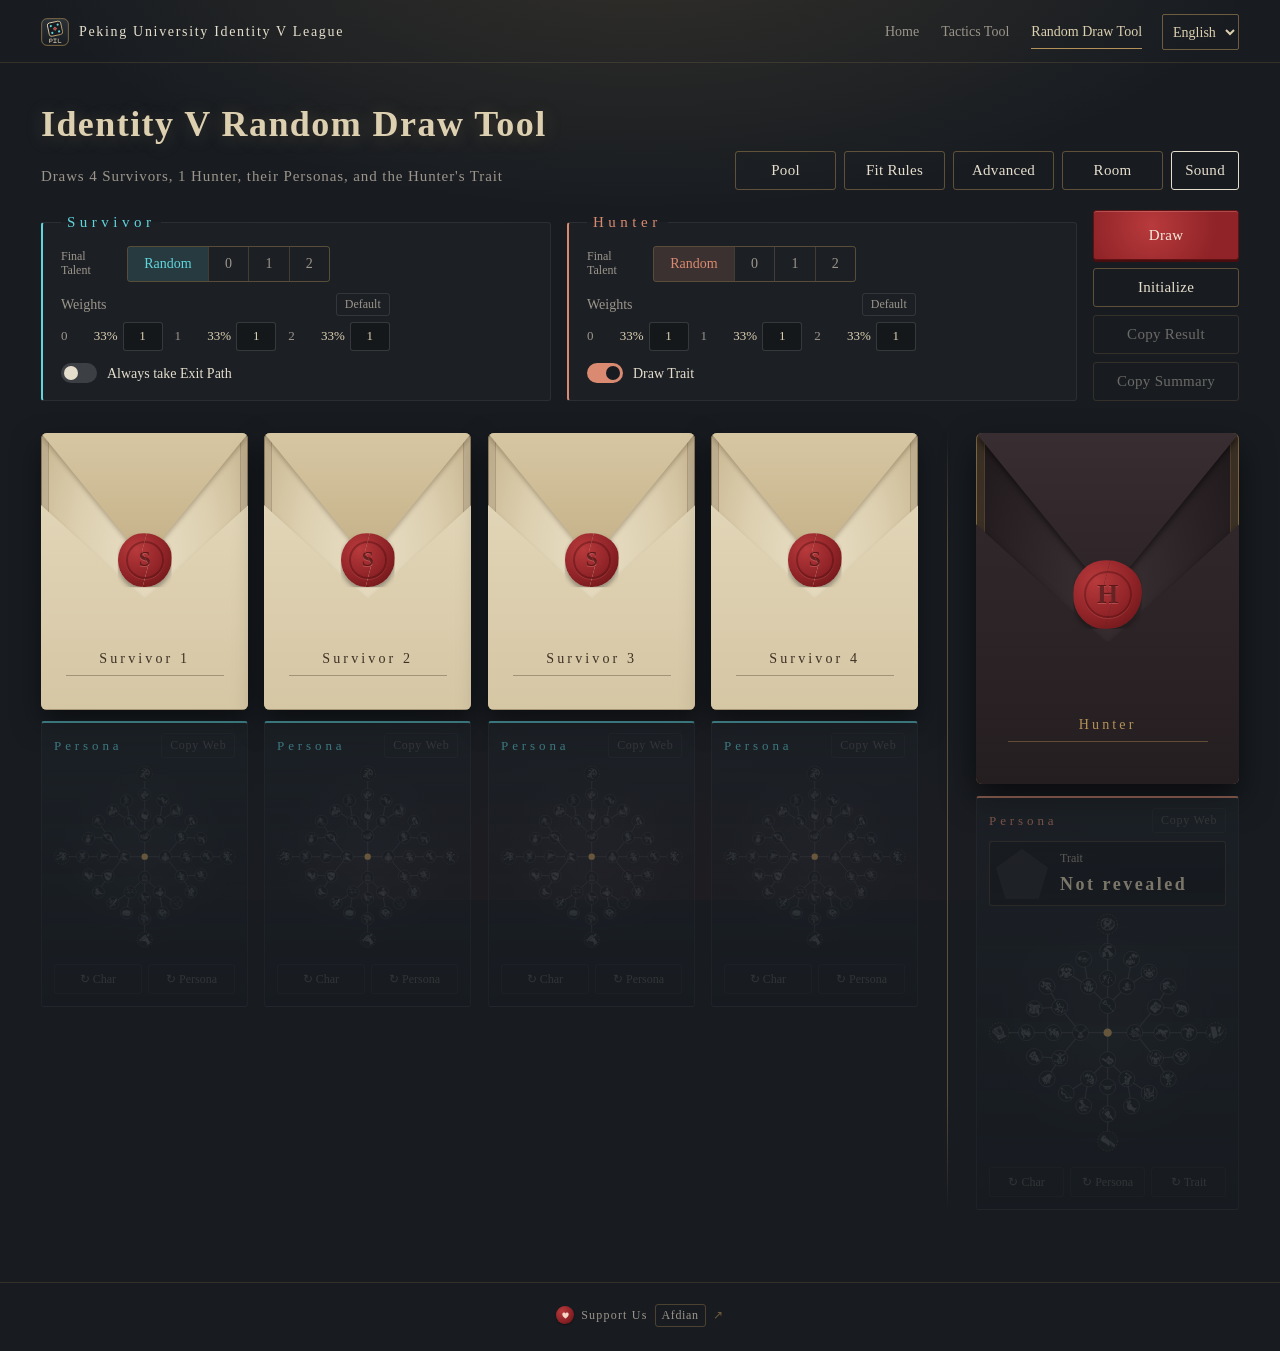
<file: index.html>
<!doctype html>
<html lang="zh-CN">
<head>
  <meta charset="utf-8">
  <meta name="viewport" content="width=device-width, initial-scale=1">
  <title>第五人格随机抽取工具｜北京大学第五人格赛事</title>
  <meta name="description" content="第五人格 4v1 对局随机抽取：4 名求生者与 1 名监管者，附带随机人格与辅助特质。">
  <link rel="icon" href="favicon.svg" type="image/svg+xml" sizes="any">
  <link rel="stylesheet" href="css/style.css">
  <link rel="stylesheet" href="css/site-nav.css">
  <link rel="stylesheet" href="css/sponsor.css">
  <link rel="stylesheet" href="css/tree-detail.css">
  <link rel="stylesheet" href="css/fit-settings.css">
  <link rel="stylesheet" href="css/live.css">
  <link rel="stylesheet" href="css/draft.css">
  <link rel="stylesheet" href="css/bans.css">
  <link rel="stylesheet" href="css/seat-tabs.css">
  <script src="js/i18n-boot.js"></script>
  <script defer src="js/telemetry.js"></script>
</head>
<body>
  <nav class="site-nav" aria-label="PIL 站点导航">
    <a class="site-nav-brand" href="https://pkuidv.com/">
      <img src="favicon.svg" alt="" width="28" height="28">
      <span class="site-nav-full">北京大学第五人格赛事</span>
      <span class="site-nav-short">PIL</span>
    </a>
    <div class="site-nav-links">
      <a href="https://pkuidv.com/">官网首页</a>
      <a href="https://pkuidv.com/tactical-friend">战术演习工具</a>
      <a href="https://pkuidv.com/lottery/" aria-current="page">随机抽取工具</a>
    </div>
    <select class="lang-select" id="lang-select" aria-label="语言"></select>
  </nav>

  <header class="masthead">
    <div class="masthead-title">
      <h1>第五人格随机抽取工具</h1>
      <p>抽取 4 名求生者和 1 名监管者、各自的人格、监管者辅助特质</p>
    </div>
    <div class="masthead-tools">
      <button type="button" class="btn btn-quiet" id="btn-pool">卡池设置</button>
      <button type="button" class="btn btn-quiet" id="btn-fit" disabled>适配设置</button>
      <button type="button" class="btn btn-quiet" id="btn-advanced">高级玩法</button>
      <button type="button" class="btn btn-quiet" id="btn-live" aria-pressed="false">房间设置</button>
      <button type="button" class="btn btn-quiet" id="btn-sound" aria-pressed="true">音效</button>
    </div>
  </header>

  <section class="controls" aria-label="抽取设置">
    <fieldset class="rule rule-survivor">
      <legend>求生者</legend>
      <div class="rule-row">
        <span class="rule-label" id="lbl-s-ult">最终天赋</span>
        <div class="segmented" role="radiogroup" aria-labelledby="lbl-s-ult" data-setting="survivor">
          <button type="button" role="radio" data-value="random">随机</button>
          <button type="button" role="radio" data-value="0">0 个</button>
          <button type="button" role="radio" data-value="1">1 个</button>
          <button type="button" role="radio" data-value="2">2 个</button>
        </div>
      </div>
      <div class="ult-weights" data-side="survivor">
        <span class="rule-label">随机权重</span>
        <label><span>0 个</span><b class="ult-pct"></b><input type="number" min="0" step="any" inputmode="decimal" aria-label="0 个最终天赋的权重"></label>
        <label><span>1 个</span><b class="ult-pct"></b><input type="number" min="0" step="any" inputmode="decimal" aria-label="1 个最终天赋的权重"></label>
        <label><span>2 个</span><b class="ult-pct"></b><input type="number" min="0" step="any" inputmode="decimal" aria-label="2 个最终天赋的权重"></label>
        <button type="button" class="btn btn-mini ult-reset" aria-label="恢复默认权重">默认</button>
      </div>
      <label class="switch">
        <input type="checkbox" id="opt-despair">
        <span class="switch-track" aria-hidden="true"></span>
        <span>必点绝处逢生</span>
      </label>
    </fieldset>

    <fieldset class="rule rule-hunter">
      <legend>监管者</legend>
      <div class="rule-row">
        <span class="rule-label" id="lbl-h-ult">最终天赋</span>
        <div class="segmented" role="radiogroup" aria-labelledby="lbl-h-ult" data-setting="hunter">
          <button type="button" role="radio" data-value="random">随机</button>
          <button type="button" role="radio" data-value="0">0 个</button>
          <button type="button" role="radio" data-value="1">1 个</button>
          <button type="button" role="radio" data-value="2">2 个</button>
        </div>
      </div>
      <div class="ult-weights" data-side="hunter">
        <span class="rule-label">随机权重</span>
        <label><span>0 个</span><b class="ult-pct"></b><input type="number" min="0" step="any" inputmode="decimal" aria-label="0 个最终天赋的权重"></label>
        <label><span>1 个</span><b class="ult-pct"></b><input type="number" min="0" step="any" inputmode="decimal" aria-label="1 个最终天赋的权重"></label>
        <label><span>2 个</span><b class="ult-pct"></b><input type="number" min="0" step="any" inputmode="decimal" aria-label="2 个最终天赋的权重"></label>
        <button type="button" class="btn btn-mini ult-reset" aria-label="恢复默认权重">默认</button>
      </div>
      <label class="switch">
        <input type="checkbox" id="opt-trait">
        <span class="switch-track" aria-hidden="true"></span>
        <span>抽取辅助特质</span>
      </label>
    </fieldset>

    <div class="actions">
      <button type="button" class="btn btn-wax" id="btn-draw" disabled>抽取结果</button>
      <button type="button" class="btn btn-quiet" id="btn-init">初始化</button>
      <button type="button" class="btn btn-quiet" id="btn-draft-extend" hidden>延时 30 秒</button>
      <button type="button" class="btn btn-quiet" id="btn-draft-redeal" hidden>重发候选</button>
      <button type="button" class="btn btn-quiet" id="btn-copy" disabled>复制结果</button>
      <button type="button" class="btn btn-quiet" id="btn-copy-brief" disabled>复制简略结果</button>
    </div>
  </section>

  <p class="notice" id="live-sync-warning" role="status" hidden></p>

  <main class="table" id="table">
    <p class="notice" id="notice">正在整理庄园的信件…</p>
  </main>

  <footer class="site-sponsor">
    <a class="sponsor-link" href="https://afdian.com/a/pkuidv" target="_blank" rel="noopener noreferrer" data-umami-event="sponsor_afdian_open" aria-label="赞助我们：前往 PIL 爱发电主页（新窗口打开）">
      <span class="sponsor-seal" aria-hidden="true"><svg viewBox="0 0 16 16" width="9" height="9"><path d="M8 13.4S2.4 10.1 2.4 6.2A2.8 2.8 0 0 1 8 5a2.8 2.8 0 0 1 5.6 1.2c0 3.9-5.6 7.2-5.6 7.2Z" fill="currentColor"/></svg></span>
      <span>赞助我们</span>
      <span class="sponsor-platform">爱发电</span>
      <span class="sponsor-arrow" aria-hidden="true">↗</span>
    </a>
  </footer>

  <div class="flash" id="flash" aria-hidden="true"></div>
  <div class="toast" id="toast" role="status" aria-live="polite"></div>

  <dialog class="sheet" id="dlg-pool" aria-labelledby="pool-title">
    <form method="dialog" class="sheet-inner">
      <header class="sheet-head">
        <h2 id="pool-title">卡池设置</h2>
        <p>点一下把角色或辅助特质移出或放回卡池，设置会保存在这个浏览器里。</p>
      </header>
      <div class="pool-tabs" role="tablist">
        <button type="button" role="tab" data-tab="survivor" aria-selected="true">求生者</button>
        <button type="button" role="tab" data-tab="hunter" aria-selected="false">监管者</button>
        <button type="button" role="tab" data-tab="trait" aria-selected="false">辅助特质</button>
      </div>
      <div class="pool-grid" id="pool-grid"></div>
      <footer class="sheet-foot">
        <span class="pool-count" id="pool-count"></span>
        <button type="button" class="btn btn-quiet" id="pool-all">全部放回</button>
        <button type="button" class="btn btn-quiet" id="pool-none">全部移出</button>
        <button class="btn btn-wax" value="close">完成</button>
      </footer>
    </form>
  </dialog>

  <dialog class="sheet sheet-wide" id="dlg-fit" aria-labelledby="fit-title">
    <form method="dialog" class="sheet-inner">
      <header class="sheet-head">
        <h2 id="fit-title">适配设置</h2>
        <p>决定哪些角色会抽到这些人格和辅助特质。头像亮着表示可以抽到，点一下切换。设置会保存在这个浏览器里，从下一次抽取或重抽开始生效。</p>
      </header>
      <div class="pool-tabs" role="tablist">
        <button type="button" role="tab" data-tab="hunter" aria-selected="true">监管者</button>
        <button type="button" role="tab" data-tab="survivor" aria-selected="false">求生者</button>
      </div>
      <div class="fit-list" id="fit-list"></div>
      <footer class="sheet-foot">
        <span class="pool-count" id="fit-count"></span>
        <button type="button" class="btn btn-quiet" id="fit-reset-all">全部重置</button>
        <button class="btn btn-wax" id="fit-done" value="close">完成</button>
      </footer>
    </form>
  </dialog>

  <dialog class="sheet sheet-wide" id="dlg-advanced" aria-labelledby="advanced-title">
    <form method="dialog" class="sheet-inner">
      <header class="sheet-head">
        <h2 id="advanced-title">高级玩法</h2>
        <p>设置保存在这个浏览器里，从下一次抽取开始生效。全部选择直接抽取时，流程和普通抽取一样。</p>
      </header>
      <h3 class="adv-stage-title">选择阶段</h3>
      <div class="adv-body">
        <section class="adv-box side-survivor">
          <h3>求生者</h3>
          <div class="adv-opt"><span id="lbl-adv-survivor">抽取方式</span><div class="segmented" role="radiogroup" aria-labelledby="lbl-adv-survivor" data-draft="survivor"><button type="button" role="radio" data-value="direct">直接抽取</button><button type="button" role="radio" data-value="personal">独立卡池</button><button type="button" role="radio" data-value="shared">共享卡池</button></div></div>
          <div class="adv-opt" data-draft-for="personal"><span id="lbl-adv-scount">候选数</span><div class="segmented" role="radiogroup" aria-labelledby="lbl-adv-scount" data-draft="survivorCount" data-number><button type="button" role="radio" data-value="2">2</button><button type="button" role="radio" data-value="3">3</button><button type="button" role="radio" data-value="4">4</button><button type="button" role="radio" data-value="5">5</button><button type="button" role="radio" data-value="6">6</button></div></div>
          <div class="adv-opt" data-draft-for="shared"><label for="adv-shared">候选数</label><input class="adv-number" id="adv-shared" type="number" min="4" max="36" step="1" inputmode="numeric" data-draft-input="sharedSize"></div>
          <p class="adv-hint" id="adv-hint-survivor"></p>
        </section>
        <section class="adv-box side-hunter">
          <h3>监管者</h3>
          <div class="adv-opt"><span id="lbl-adv-hunter">抽取方式</span><div class="segmented" role="radiogroup" aria-labelledby="lbl-adv-hunter" data-draft="hunter"><button type="button" role="radio" data-value="direct">直接抽取</button><button type="button" role="radio" data-value="pick">候选选择</button></div></div>
          <div class="adv-opt" data-draft-for="pick"><label for="adv-hunter-count">候选数</label><input class="adv-number" id="adv-hunter-count" type="number" min="2" max="12" step="1" inputmode="numeric" data-draft-input="hunterCount"></div>
          <p class="adv-hint" id="adv-hint-hunter"></p>
        </section>
        <section class="adv-box">
          <h3>时限与超时</h3>
          <div class="adv-opt"><span id="lbl-adv-seconds">操作时限</span><div class="segmented" role="radiogroup" aria-labelledby="lbl-adv-seconds" data-draft="seconds" data-number><button type="button" role="radio" data-value="30">30 秒</button><button type="button" role="radio" data-value="60">60 秒</button><button type="button" role="radio" data-value="90">90 秒</button><button type="button" role="radio" data-value="0">不限</button></div></div>
          <div class="adv-opt"><span id="lbl-adv-timeout">超时操作</span><div class="segmented" role="radiogroup" aria-labelledby="lbl-adv-timeout" data-draft="onTimeout"><button type="button" role="radio" data-value="random">随机选定</button><button type="button" role="radio" data-value="wait">等裁判处理</button></div></div>
        </section>
      </div>
      <h3 class="adv-stage-title adv-stage-next">禁用阶段</h3>
      <div class="adv-body adv-body-bans">
        <section class="adv-box side-survivor">
          <h3>求生者</h3>
          <div class="adv-ban-pair">
          <div class="adv-opt"><label for="adv-survivor-self-bans">禁用己方角色</label><input class="adv-number" id="adv-survivor-self-bans" type="number" min="0" max="12" step="1" inputmode="numeric" data-draft-input="survivorSelfBans"></div>
          <div class="adv-opt"><label for="adv-survivor-bans">禁用对方角色</label><input class="adv-number" id="adv-survivor-bans" type="number" min="0" max="12" step="1" inputmode="numeric" data-draft-input="survivorBans"></div>
          </div>
        </section>
        <section class="adv-box side-hunter">
          <h3>监管者</h3>
          <div class="adv-ban-pair">
          <div class="adv-opt"><label for="adv-hunter-self-bans">禁用己方角色</label><input class="adv-number" id="adv-hunter-self-bans" type="number" min="0" max="12" step="1" inputmode="numeric" data-draft-input="hunterSelfBans"></div>
          <div class="adv-opt"><label for="adv-hunter-bans">禁用对方角色</label><input class="adv-number" id="adv-hunter-bans" type="number" min="0" max="12" step="1" inputmode="numeric" data-draft-input="hunterBans"></div>
          </div>
        </section>
        <div class="adv-ban-order"><div class="adv-opt"><span id="lbl-adv-ban-order">禁用顺序</span><div class="segmented" role="radiogroup" aria-labelledby="lbl-adv-ban-order" data-draft="banOrder"><button type="button" role="radio" data-value="simultaneous">同时暗禁</button><button type="button" role="radio" data-value="survivor">求生者先手</button><button type="button" role="radio" data-value="hunter">监管者先手</button></div></div></div>
        <section class="adv-box adv-ban-time">
          <h3>时限与超时</h3>
          <div class="adv-opt"><span id="lbl-adv-ban-seconds">操作时限</span><div class="segmented" role="radiogroup" aria-labelledby="lbl-adv-ban-seconds" data-draft="banSeconds" data-number><button type="button" role="radio" data-value="30">30 秒</button><button type="button" role="radio" data-value="60">60 秒</button><button type="button" role="radio" data-value="90">90 秒</button><button type="button" role="radio" data-value="0">不限</button></div></div>
          <div class="adv-opt"><span id="lbl-adv-ban-timeout">超时操作</span><div class="segmented" role="radiogroup" aria-labelledby="lbl-adv-ban-timeout" data-draft="banTimeout"><button type="button" role="radio" data-value="skip">放弃禁用</button><button type="button" role="radio" data-value="random">随机禁用</button><button type="button" role="radio" data-value="wait">等裁判处理</button></div></div>
        </section>
      </div>
      <footer class="sheet-foot">
        <button type="button" class="btn btn-quiet" id="adv-reset">恢复默认</button>
        <button class="btn btn-wax" value="close">完成</button>
      </footer>
    </form>
  </dialog>

  <dialog class="sheet sheet-wide" id="dlg-live" aria-labelledby="live-title">
    <form method="dialog" class="sheet-inner">
      <header class="sheet-head">
        <h2 id="live-title">房间设置</h2>
      </header>
      <div class="live-body">
        <div id="live-off">
          <button type="button" class="btn btn-wax" id="live-create">创建房间</button>
          <a class="btn btn-quiet" id="live-join" href="live/" target="_blank" rel="noopener">加入房间</a>
        </div>
        <div id="live-on" hidden>
          <section class="live-group" id="live-links">
            <h3>房间号</h3>
            <div class="live-room-line">
              <b class="live-room-id" id="live-room-id"></b>
              <button type="button" class="btn btn-mini" id="copy-room">复制房间号</button>
              <button type="button" class="btn btn-mini" id="copy-link">复制链接</button>
            </div>
          </section>
          <section class="live-group">
            <h3>可见范围</h3>
            <div class="live-presets" id="live-presets"></div>
            <div id="live-options">
              <div class="live-vis-box">
                <h4>监管者能看到求生者的</h4>
                <div class="live-options">
                  <div class="live-opt"><span id="lbl-hunterSeesChar">角色</span><div class="segmented" role="radiogroup" aria-labelledby="lbl-hunterSeesChar" data-vis="hunterSeesChar"><button type="button" role="radio" data-value="show">公开</button><button type="button" role="radio" data-value="hide">隐藏</button></div></div>
                  <div class="live-opt"><span id="lbl-hunterSeesTalents">人格</span><div class="segmented" role="radiogroup" aria-labelledby="lbl-hunterSeesTalents" data-vis="hunterSeesTalents"><button type="button" role="radio" data-value="all">全部</button><button type="button" role="radio" data-value="ultimates">仅最终天赋</button><button type="button" role="radio" data-value="hide">隐藏</button></div></div>
                  <div class="live-opt"><span id="lbl-hunterSeesDespair">是否带绝处逢生</span><div class="segmented" role="radiogroup" aria-labelledby="lbl-hunterSeesDespair" data-vis="hunterSeesDespair"><button type="button" role="radio" data-value="show">公开</button><button type="button" role="radio" data-value="hide">隐藏</button></div></div>
                </div>
              </div>
              <div class="live-vis-box">
                <h4>求生者能看到监管者的</h4>
                <div class="live-options">
                  <div class="live-opt"><span id="lbl-survivorSeesChar">角色</span><div class="segmented" role="radiogroup" aria-labelledby="lbl-survivorSeesChar" data-vis="survivorSeesChar"><button type="button" role="radio" data-value="show">公开</button><button type="button" role="radio" data-value="hide">隐藏</button></div></div>
                  <div class="live-opt"><span id="lbl-survivorSeesTalents">人格</span><div class="segmented" role="radiogroup" aria-labelledby="lbl-survivorSeesTalents" data-vis="survivorSeesTalents"><button type="button" role="radio" data-value="all">全部</button><button type="button" role="radio" data-value="ultimates">仅最终天赋</button><button type="button" role="radio" data-value="hide">隐藏</button></div></div>
                  <div class="live-opt"><span id="lbl-survivorSeesTrait">辅助特质</span><div class="segmented" role="radiogroup" aria-labelledby="lbl-survivorSeesTrait" data-vis="survivorSeesTrait"><button type="button" role="radio" data-value="show">公开</button><button type="button" role="radio" data-value="hide">隐藏</button><button type="button" role="radio" data-value="free" hidden>自选</button></div></div>
                </div>
              </div>
            </div>
          </section>
          <section class="live-group">
            <h3>身份权限</h3>
            <p class="live-warning" id="live-access-warning" role="status" hidden></p>
            <div class="live-access" id="live-access">
              <div class="live-access-row" data-access="hunter">
                <span class="live-access-name">监管者</span>
                <label class="switch"><input type="checkbox" class="access-open" aria-label="开放监管者身份"><span class="switch-track"></span></label>
                <label class="access-password-field">密码<input type="password" class="access-password" maxlength="64" autocomplete="new-password" placeholder="不设密码" aria-label="监管者密码"></label>
                <label class="access-limit-field">人数上限<input type="number" class="access-limit" min="1" max="64" step="1" inputmode="numeric" placeholder="不限" aria-label="监管者人数上限"></label>
                <span class="live-access-taken"></span>
                <button type="button" class="btn btn-mini access-clear">清空名额</button>
              </div>
              <div class="live-access-row" data-access="survivor">
                <span class="live-access-name">求生者</span>
                <label class="switch"><input type="checkbox" class="access-open" aria-label="开放求生者身份"><span class="switch-track"></span></label>
                <label class="access-password-field">密码<input type="password" class="access-password" maxlength="64" autocomplete="new-password" placeholder="不设密码" aria-label="求生者密码"></label>
                <label class="access-limit-field">人数上限<input type="number" class="access-limit" min="1" max="64" step="1" inputmode="numeric" placeholder="不限" aria-label="求生者人数上限"></label>
                <span class="live-access-taken"></span>
                <button type="button" class="btn btn-mini access-clear">清空名额</button>
              </div>
              <div class="live-access-row" data-access="spectator">
                <span class="live-access-name">观众</span>
                <label class="switch"><input type="checkbox" class="access-open" aria-label="开放观众身份"><span class="switch-track"></span></label>
                <label class="access-password-field">密码<input type="password" class="access-password" maxlength="64" autocomplete="new-password" placeholder="不设密码" aria-label="观众密码"></label>
                <label class="access-limit-field">人数上限<input type="number" class="access-limit" min="1" max="64" step="1" inputmode="numeric" placeholder="不限" aria-label="观众人数上限"></label>
                <span class="live-access-taken"></span>
                <button type="button" class="btn btn-mini access-clear">清空名额</button>
              </div>
            </div>
            <div class="live-positions" id="live-positions"></div>
          </section>
        </div>
      </div>
      <footer class="sheet-foot">
        <span class="pool-count" id="live-count"></span>
        <button type="button" class="btn btn-quiet" id="live-reset" hidden>重置房间</button>
        <button type="button" class="btn btn-quiet" id="live-end" hidden>结束同步</button>
        <button class="btn btn-wax" value="close">完成</button>
      </footer>
    </form>
  </dialog>

  <dialog class="sheet sheet-alert" id="dlg-live-lost" aria-labelledby="live-lost-title" aria-describedby="live-lost-body">
    <form method="dialog" class="sheet-inner">
      <header class="sheet-head">
        <h2 id="live-lost-title">同步房间已失效</h2>
      </header>
      <div class="conn-body">
        <p id="live-lost-body">原房间号已停用。请创建新房间，并重新发送房间号。</p>
      </div>
      <footer class="sheet-foot">
        <button class="btn btn-quiet" value="close">稍后再说</button>
        <button type="button" class="btn btn-wax" id="live-lost-open">打开房间设置</button>
      </footer>
    </form>
  </dialog>

  <dialog class="sheet sheet-wide" id="dlg-tree" aria-labelledby="tree-title">
    <form method="dialog" class="sheet-inner">
      <header class="sheet-head">
        <h2 id="tree-title"></h2>
        <p id="tree-sub"></p>
      </header>
      <div class="tree-detail">
        <div class="tree-detail-web" id="tree-web"></div>
        <div class="tree-detail-side">
          <div class="tree-focus is-empty" id="tree-focus" aria-live="polite"></div>
          <ol class="tree-detail-list" id="tree-list"></ol>
        </div>
      </div>
      <footer class="sheet-foot">
        <button class="btn btn-wax" value="close">关闭</button>
      </footer>
    </form>
  </dialog>

  <script>
    // 本地文件访问受限时，提供在线入口。
    if (location.protocol === 'file:') {
      document.getElementById('notice').innerHTML =
        '直接打开本地文件时，浏览器会限制角色数据读取。<br>' +
        '请使用<a href="https://pkuidv.com/lottery/">在线版本</a>。';
    }
  </script>
  <script type="module" src="js/app.js"></script>
</body>
</html>
</file>
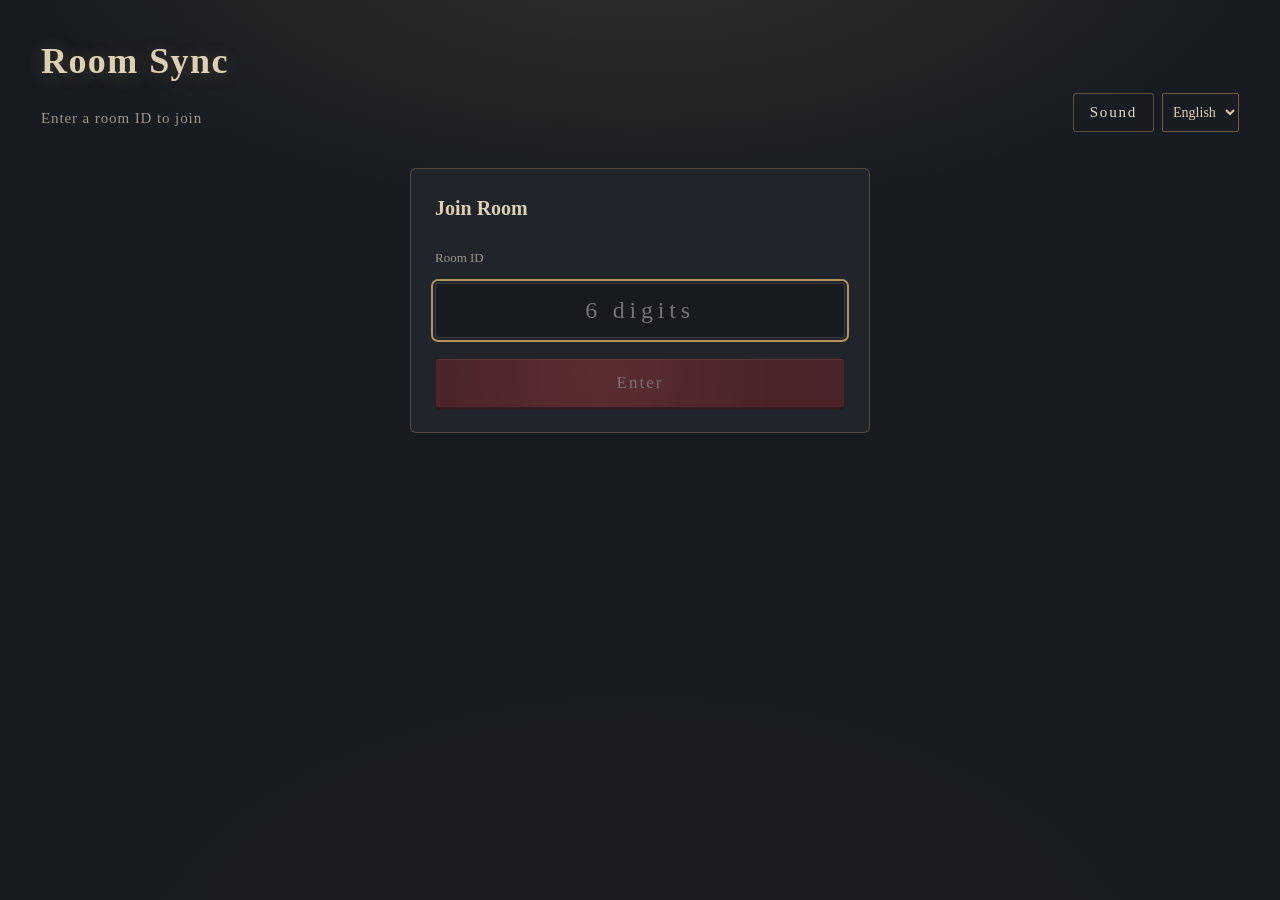
<file: live/index.html>
<!doctype html>
<html lang="zh-CN">
<head>
  <meta charset="utf-8">
  <meta name="viewport" content="width=device-width, initial-scale=1">
  <meta name="robots" content="noindex">
  <meta name="referrer" content="no-referrer">
  <title>房间同步｜第五人格随机抽取工具</title>
  <link rel="icon" href="../favicon.svg" type="image/svg+xml" sizes="any">
  <link rel="stylesheet" href="../css/style.css">
  <link rel="stylesheet" href="../css/tree-detail.css">
  <link rel="stylesheet" href="../css/live.css">
  <link rel="stylesheet" href="../css/draft.css">
  <link rel="stylesheet" href="../css/bans.css">
  <link rel="stylesheet" href="../css/seat-tabs.css">
  <script src="../js/i18n-boot.js"></script>
  <script defer src="../js/telemetry.js"></script>
</head>
<body class="live-page">
  <header class="masthead">
    <div class="masthead-title">
      <h1>房间同步<span class="live-view" id="live-view"></span></h1>
      <p id="live-phase" role="status" aria-live="polite">输入房间号进入</p>
    </div>
    <div class="masthead-tools">
      <span class="live-conn" id="live-conn" data-state="wait" hidden>连接中…</span>
      <button type="button" class="btn btn-quiet" id="btn-leave" hidden>退出/切换</button>
      <button type="button" class="btn btn-quiet" id="btn-sound" aria-pressed="false">音效</button>
      <select class="lang-select" id="lang-select" aria-label="语言"></select>
    </div>
  </header>

  <section class="live-entry" id="live-entry" hidden aria-labelledby="entry-title">
    <form class="live-entry-card" id="entry-form" autocomplete="off" novalidate>
      <h2 id="entry-title">进入房间</h2>
      <p class="live-entry-message" id="entry-message" role="alert" hidden></p>
      <button type="button" class="btn btn-quiet" id="entry-retry-leave" hidden>重试退出</button>
      <label class="live-entry-field" for="entry-room">房间号</label>
      <input id="entry-room" inputmode="numeric" maxlength="6" placeholder="6 位数字" aria-describedby="entry-message">
      <div id="entry-views-box" hidden>
        <span class="live-entry-field" id="entry-view-label">身份</span>
        <div class="live-entry-views" id="entry-views" role="radiogroup" aria-labelledby="entry-view-label">
          <button type="button" role="radio" data-view="hunter"><b>监管者</b><small></small></button>
          <button type="button" role="radio" data-view="survivor"><b>求生者</b><small></small></button>
          <button type="button" role="radio" data-view="spectator"><b>观众</b><small></small></button>
        </div>
      </div>
      <div id="entry-password-box" hidden>
        <label class="live-entry-field" for="entry-password">密码</label>
        <input id="entry-password" type="password" maxlength="64" autocomplete="off" placeholder="向裁判索取">
      </div>
      <button class="btn btn-wax" id="entry-submit">进入</button>
    </form>
  </section>

  <main class="table" id="table" hidden>
    <p class="notice" id="notice">正在整理庄园的信件…</p>
  </main>

  <div class="toast" id="toast" role="status" aria-live="polite"></div>

  <dialog class="sheet sheet-wide" id="dlg-tree" aria-labelledby="tree-title">
    <form method="dialog" class="sheet-inner">
      <header class="sheet-head">
        <h2 id="tree-title"></h2>
        <p id="tree-sub"></p>
      </header>
      <div class="tree-detail">
        <div class="tree-detail-web" id="tree-web"></div>
        <div class="tree-detail-side">
          <div class="tree-focus is-empty" id="tree-focus" aria-live="polite"></div>
          <ol class="tree-detail-list" id="tree-list"></ol>
        </div>
      </div>
      <footer class="sheet-foot">
        <button class="btn btn-wax" value="close">关闭</button>
      </footer>
    </form>
  </dialog>

  <dialog class="sheet sheet-alert" id="dlg-conn" closedby="none" aria-labelledby="conn-title" aria-describedby="conn-body">
    <form method="dialog" class="sheet-inner">
      <header class="sheet-head">
        <h2 id="conn-title"></h2>
      </header>
      <div class="conn-body">
        <svg class="conn-check conn-fail" id="conn-fail" viewBox="0 0 52 52" aria-hidden="true">
          <circle cx="26" cy="26" r="23"></circle>
          <path d="M18 18 L34 34 M34 18 L18 34"></path>
        </svg>
        <p class="conn-waiting" id="conn-waiting"></p>
        <svg class="conn-check" id="conn-check" viewBox="0 0 52 52" aria-hidden="true">
          <circle cx="26" cy="26" r="23"></circle>
          <path d="M15 27 l8 8 l15 -17"></path>
        </svg>
        <p id="conn-body"></p>
        <div class="conn-checklist" id="conn-checklist">
          <p>请确认：</p>
          <ol>
            <li>网络连接是否正常；</li>
            <li>房间链接是否有效。</li>
          </ol>
          <p>也可能是服务器状态异常，请联系开发者。</p>
        </div>
      </div>
    </form>
  </dialog>

  <script type="module" src="../js/live.js"></script>
</body>
</html>
</file>
<file: css/style.css>
:root {
  color-scheme: dark;
  --night: #181c21;
  --night-2: #1f252b;
  --night-3: #2a3138;
  --parchment: #ddd0b1;
  --parchment-deep: #c2ae86;
  --sepia-ink: #3d3124;
  --wax: #8f2327;
  --wax-hi: #b83a3c;
  --wax-deep: #5e1214;
  --brass: #b39158;
  --brass-dim: #6f5c3c;
  --text: #e6decd;
  --muted: #9b958a;
  --teal: #61d5dd;
  --ember: #d98a70;
  --font: "Source Han Serif SC", "Noto Serif SC", "Noto Serif CJK SC", "Songti SC", "STSong", "SimSun", serif;
  --pad: clamp(16px, 3.2vw, 48px);
  --step: 140ms;
}

.side-survivor, .rule-survivor {
  --accent: var(--teal);
  --accent-soft: rgba(97, 213, 221, .14);
  --node-fill: #1c3337;
}
.side-hunter, .rule-hunter {
  --accent: var(--ember);
  --accent-soft: rgba(217, 138, 112, .16);
  --node-fill: #3a2620;
}

*, *::before, *::after { box-sizing: border-box; }

html { -webkit-text-size-adjust: 100%; }

body {
  margin: 0;
  min-height: 100vh;
  font-family: var(--font);
  font-size: 15px;
  line-height: 1.7;
  color: var(--text);
  background:
    radial-gradient(ellipse 70% 45% at 50% -8%, rgba(179, 145, 88, .17), transparent 70%),
    radial-gradient(ellipse 60% 50% at 50% 110%, rgba(143, 35, 39, .08), transparent 70%),
    var(--night);
  background-attachment: fixed;
}

button { font: inherit; }

:focus-visible {
  outline: 2px solid var(--brass);
  outline-offset: 2px;
}

/* ------------------------------------------------------------ 刊头 */

.masthead {
  max-width: 1480px;
  margin: 0 auto;
  padding: 32px var(--pad) 20px;
  display: flex;
  align-items: flex-end;
  justify-content: space-between;
  gap: 16px 24px;
  flex-wrap: wrap;
}

.masthead h1 {
  margin: 0;
  font-size: clamp(34px, 4.4vw, 54px);
  line-height: 1.1;
  font-weight: 700;
  letter-spacing: .24em;
  color: var(--parchment);
  text-shadow: 0 2px 18px rgba(179, 145, 88, .25);
}

.masthead p {
  margin: 10px 0 0;
  color: var(--muted);
  letter-spacing: .06em;
}

.masthead-tools {
  display: flex;
  flex-wrap: wrap;
  gap: 8px;
}

/* 翻译完成前不显示页面，见 i18n-boot.js */
.i18n-pending { visibility: hidden; }

.lang-select {
  min-height: 36px;
  padding: 0 6px;
  font: inherit;
  font-size: 14px;
  color: var(--parchment);
  background: transparent;
  border: 1px solid rgba(179, 145, 88, .55);
  border-radius: 2px;
  cursor: pointer;
}

.lang-select option { color: #1b1611; background: #ddd0b1; }

:root:lang(ja) {
  --font: "Source Han Serif JP", "Noto Serif CJK JP", "Noto Serif JP", "Hiragino Mincho ProN", "Yu Mincho", serif;
}

/* ------------------------------------------------------------ 按钮 */

.btn {
  cursor: pointer;
  border-radius: 3px;
  padding: 8px 16px;
  letter-spacing: .12em;
  line-height: 1.4;
  transition: background-color .15s, border-color .15s, color .15s, box-shadow .15s;
}

.btn:disabled {
  opacity: .4;
  cursor: not-allowed;
}

.btn-quiet {
  background: transparent;
  color: var(--text);
  border: 1px solid rgba(179, 145, 88, .45);
}

.btn-quiet:hover:not(:disabled) {
  border-color: var(--brass);
  background: rgba(179, 145, 88, .1);
}

.btn-wax {
  font-size: 17px;
  padding: 12px 34px;
  color: #f7eadc;
  border: 1px solid var(--wax-deep);
  background: radial-gradient(circle at 40% 30%, var(--wax-hi), var(--wax) 70%);
  box-shadow: 0 2px 0 #4a0d0f, inset 0 1px 0 rgba(255, 200, 190, .25);
}

.btn-wax:hover:not(:disabled) {
  background: radial-gradient(circle at 40% 30%, #c94a4b, var(--wax-hi) 70%);
}

.btn-wax:active:not(:disabled) {
  box-shadow: 0 1px 0 #4a0d0f, inset 0 1px 0 rgba(255, 200, 190, .2);
  transform: translateY(1px);
}

.btn-wax.is-skip {
  color: var(--parchment);
  background: transparent;
  border-color: var(--brass-dim);
  box-shadow: none;
}

.btn-mini {
  flex: 1;
  font-size: 13px;
  padding: 5px 8px;
  letter-spacing: .06em;
  background: transparent;
  color: var(--muted);
  border: 1px solid rgba(255, 255, 255, .1);
}

.btn-mini:hover:not(:disabled) {
  color: var(--text);
  border-color: var(--accent);
}

/* ------------------------------------------------------------ 设置区 */

.controls {
  max-width: 1480px;
  margin: 0 auto 32px;
  padding: 0 var(--pad);
  display: grid;
  grid-template-columns: minmax(0, 1fr) minmax(0, 1fr) auto;
  gap: 16px;
  align-items: stretch;
}

.rule {
  margin: 0;
  min-width: 0;
  padding: 10px 18px 14px;
  border: 1px solid rgba(255, 255, 255, .07);
  border-left: 2px solid var(--accent);
  border-radius: 3px;
  background: rgba(255, 255, 255, .02);
  display: flex;
  flex-wrap: wrap;
  align-items: center;
  gap: 10px 24px;
}

.rule legend {
  padding: 0 6px;
  font-size: 15px;
  letter-spacing: .3em;
  color: var(--accent);
}

.rule-row {
  display: flex;
  align-items: center;
  gap: 10px;
}

.rule-label, .rule-note {
  font-size: 14px;
  color: var(--muted);
}

.rule-note { margin: 0; }

.segmented {
  display: inline-flex;
  border: 1px solid rgba(179, 145, 88, .4);
  border-radius: 3px;
  overflow: hidden;
}

.segmented button {
  padding: 5px 12px;
  font-size: 14px;
  color: var(--muted);
  background: transparent;
  border: 0;
  cursor: pointer;
}

.segmented button + button { border-left: 1px solid rgba(179, 145, 88, .25); }

.segmented button:hover { color: var(--text); }

.segmented [aria-checked="true"] {
  color: var(--accent);
  background: var(--accent-soft);
}

.segmented button:focus-visible { outline-offset: -2px; }

.switch {
  position: relative;
  display: inline-flex;
  align-items: center;
  gap: 10px;
  font-size: 14px;
  cursor: pointer;
}

.switch input {
  position: absolute;
  opacity: 0;
  width: 1px;
  height: 1px;
}

.switch-track {
  position: relative;
  width: 36px;
  height: 20px;
  border-radius: 10px;
  background: rgba(255, 255, 255, .14);
  transition: background-color .2s;
}

.switch-track::after {
  content: "";
  position: absolute;
  top: 3px;
  left: 3px;
  width: 14px;
  height: 14px;
  border-radius: 50%;
  background: var(--text);
  transition: transform .2s;
}

.switch input:checked + .switch-track { background: var(--accent); }
.switch input:checked + .switch-track::after { transform: translateX(16px); background: var(--night); }
.switch input:focus-visible + .switch-track { outline: 2px solid var(--brass); outline-offset: 2px; }

.actions {
  display: flex;
  flex-direction: column;
  justify-content: center;
  gap: 8px;
}

/* ------------------------------------------------------------ 桌面 */

.table {
  max-width: 1480px;
  margin: 0 auto;
  padding: 0 var(--pad) 72px;
  display: grid;
  grid-template-columns: minmax(0, 4fr) 1px minmax(0, 1.2fr);
  gap: 0 clamp(16px, 2.2vw, 36px);
  align-items: start;
}

body.is-busy .table { cursor: pointer; }

.lineup-survivor {
  display: grid;
  grid-template-columns: repeat(4, minmax(0, 1fr));
  gap: 16px;
}

.divider {
  align-self: stretch;
  background: linear-gradient(transparent, rgba(179, 145, 88, .45) 15%, rgba(179, 145, 88, .45) 85%, transparent);
}

.notice {
  grid-column: 1 / -1;
  margin: 0;
  padding: 96px 20px;
  text-align: center;
  color: var(--muted);
  line-height: 2;
}

.notice code {
  padding: 1px 6px;
  border-radius: 3px;
  background: rgba(255, 255, 255, .08);
  color: var(--text);
}

.slot {
  min-width: 0;
  display: flex;
  flex-direction: column;
  gap: 12px;
}

/* ------------------------------------------------------------ 信封卡片 */

.card {
  position: relative;
  aspect-ratio: 3 / 4;
  perspective: 1400px;
  container-type: inline-size;
  --seal: clamp(48px, 26cqi, 72px);
  --flip-duration: .72s;
}

.slot-hunter .card { --seal: clamp(60px, 26cqi, 92px); }

.card-inner {
  position: absolute;
  inset: 0;
  transform-style: preserve-3d;
  transition: transform var(--flip-duration) cubic-bezier(.3, .7, .2, 1);
}

.card.is-open .card-inner { transform: rotateY(180deg); }

.face {
  position: absolute;
  inset: 0;
  overflow: hidden;
  border-radius: 6px;
  backface-visibility: hidden;
  -webkit-backface-visibility: hidden;
}

.face-envelope {
  visibility: visible;
  background: radial-gradient(ellipse at 50% 42%, #e9dfc5 0%, var(--parchment) 45%, var(--parchment-deep) 100%);
  box-shadow:
    inset 0 0 0 1px rgba(90, 70, 40, .5),
    inset 0 0 0 7px rgba(255, 250, 235, .2),
    inset 0 0 0 8px rgba(90, 70, 40, .28),
    0 12px 28px rgba(0, 0, 0, .5);
  transition: box-shadow .4s, visibility 0s;
}

/* WebKit may paint filtered folds through the back face. Hide the outgoing
   face after the flip, while keeping it visible during the animation. */
.card.is-open .face-envelope {
  visibility: hidden;
  transition-delay: 0s, var(--flip-duration);
}

.env-flap, .env-fold {
  position: absolute;
  left: 0;
  right: 0;
  filter: drop-shadow(0 3px 2px rgba(70, 50, 25, .3));
}

.env-flap { top: 0; height: 46%; z-index: 1; }
.env-fold { top: 26%; bottom: 0; }

.env-flap::before, .env-fold::before {
  content: "";
  position: absolute;
  inset: 0;
}

.env-flap::before {
  clip-path: polygon(0 0, 100% 0, 50% 100%);
  background: linear-gradient(180deg, #d6c7a3, #c5b087);
}

.env-fold::before {
  clip-path: polygon(0 0, 50% 46%, 100% 0, 100% 100%, 0 100%);
  background: linear-gradient(0deg, #d5c6a4, #e1d5b7);
}

.seal {
  position: absolute;
  z-index: 2;
  width: var(--seal);
  height: var(--seal);
  left: calc(50% - var(--seal) / 2);
  top: calc(46% - var(--seal) / 2);
}

.seal-half { position: absolute; inset: 0; }
.seal-l { clip-path: polygon(0 0, 54% 0, 45% 34%, 57% 58%, 46% 100%, 0 100%); }
.seal-r { clip-path: polygon(54% 0, 100% 0, 100% 100%, 46% 100%, 57% 58%, 45% 34%); }

.seal-face {
  position: absolute;
  inset: 0;
  display: grid;
  place-items: center;
  border-radius: 48% 52% 50% 46% / 50% 46% 54% 50%;
  background: radial-gradient(circle at 34% 30%, var(--wax-hi), var(--wax) 55%, var(--wax-deep) 100%);
  box-shadow: 0 3px 5px rgba(0, 0, 0, .4);
  font-size: calc(var(--seal) * .4);
  font-weight: 700;
  line-height: 1;
  color: rgba(52, 6, 8, .62);
  text-shadow: 0 1px 0 rgba(255, 170, 160, .28);
}

.seal-face::before {
  content: "";
  position: absolute;
  inset: 15%;
  border-radius: 50%;
  border: 2px solid rgba(60, 8, 10, .35);
  box-shadow: 0 1px 0 rgba(255, 170, 160, .16);
}

.env-address {
  position: absolute;
  left: 12%;
  right: 12%;
  bottom: 12%;
  padding-bottom: 4px;
  border-bottom: 1px solid rgba(61, 49, 36, .35);
  text-align: center;
  font-size: clamp(13px, 1.1vw, 16px);
  letter-spacing: .22em;
  color: var(--sepia-ink);
}

/* 监管者：黑色信封、黄铜描边 */
.slot-hunter .face-envelope {
  background: radial-gradient(ellipse at 50% 42%, #3b3134 0%, #2a2225 50%, #1b1517 100%);
  box-shadow:
    inset 0 0 0 1px rgba(179, 145, 88, .55),
    inset 0 0 0 8px rgba(0, 0, 0, .25),
    inset 0 0 0 9px rgba(179, 145, 88, .3),
    0 14px 32px rgba(0, 0, 0, .6);
}

.slot-hunter .env-flap::before { background: linear-gradient(180deg, #382d30, #2d2427); }
.slot-hunter .env-fold::before { background: linear-gradient(0deg, #251e20, #30272a); }
.slot-hunter .env-flap, .slot-hunter .env-fold { filter: drop-shadow(0 3px 3px rgba(0, 0, 0, .55)); }
.slot-hunter .env-address { color: var(--brass); border-bottom-color: rgba(179, 145, 88, .4); }

.slot-hunter .card.is-charging .face-envelope {
  box-shadow:
    inset 0 0 0 1px rgba(220, 70, 70, .8),
    inset 0 0 0 8px rgba(0, 0, 0, .25),
    inset 0 0 30px rgba(184, 58, 60, .45),
    0 0 46px 6px rgba(184, 40, 44, .6);
}

/* 信纸正面：旧照片 */
.face-letter {
  visibility: hidden;
  transform: rotateY(180deg);
  transition: visibility 0s var(--flip-duration);
  background: radial-gradient(ellipse at 50% 38%, #ebe2cb 0%, var(--parchment) 50%, #b39c73 100%);
  box-shadow: 0 12px 28px rgba(0, 0, 0, .5);
}

.card.is-open .face-letter {
  visibility: visible;
  transition-delay: 0s;
}

.face-letter::after {
  content: "";
  position: absolute;
  inset: 0;
  pointer-events: none;
  box-shadow:
    inset 0 0 0 1px rgba(90, 70, 40, .5),
    inset 0 0 70px rgba(70, 45, 20, .45);
}

.portrait {
  position: absolute;
  inset: 0;
  width: 100%;
  height: 100%;
  object-fit: cover;
  object-position: 50% 40%;
  transform: translate(var(--portrait-x, 0%), var(--portrait-y, 0%)) scale(1.16);
  transform-origin: 50% 40%;
  mix-blend-mode: multiply;
  filter: sepia(.2) contrast(1.06) saturate(.9);
}

.name {
  position: absolute;
  left: 0;
  right: 0;
  bottom: 0;
  z-index: 1;
  margin: 0;
  padding: 30px 10px 12px;
  text-align: center;
  font-size: clamp(16px, 1.45vw, 21px);
  font-weight: 700;
  letter-spacing: .12em;
  line-height: 1.3;
  color: var(--parchment);
  background: linear-gradient(transparent, rgba(30, 22, 16, .85) 50%);
}

.slot-hunter .name {
  font-size: clamp(20px, 2vw, 28px);
  letter-spacing: .2em;
  background: linear-gradient(transparent, rgba(58, 12, 14, .9) 50%);
}

.roles {
  position: absolute;
  top: 10px;
  left: 10px;
  z-index: 1;
  margin: 0;
  padding: 0;
  list-style: none;
  display: flex;
  flex-direction: column;
  align-items: flex-start;
  gap: 5px;
}

.roles li {
  padding: 0 6px;
  font-size: 12px;
  line-height: 1.6;
  letter-spacing: .06em;
  color: var(--wax);
  border: 1px solid rgba(143, 35, 39, .65);
  background: rgba(236, 226, 202, .75);
  transform: rotate(-3deg);
}

.roles li:nth-child(2) { transform: rotate(2deg); }

/* ------------------------------------------------------------ 人格面板 */

.panel {
  flex: 1 1 auto; /* 并排的面板等高，操作按钮才能对齐 */
  display: flex;
  flex-direction: column;
  gap: 8px;
  padding: 10px 12px 12px;
  border: 1px solid rgba(255, 255, 255, .06);
  border-top: 2px solid var(--accent);
  border-radius: 3px;
  background: linear-gradient(180deg, var(--night-2), rgba(24, 28, 33, .6));
  transition: opacity .3s;
}

.panel.pending { opacity: .5; }

.panel-head {
  display: flex;
  justify-content: space-between;
  align-items: baseline;
  gap: 8px;
  font-size: 13px;
}

.panel-title { color: var(--accent); letter-spacing: .3em; }
.panel-count { color: var(--muted); }

.web-btn {
  display: block;
  width: 100%;
  padding: 0;
  border: 0;
  border-radius: 50%;
  background: radial-gradient(circle, rgba(255, 255, 255, .035), transparent 70%);
  cursor: zoom-in;
}

.web-btn:disabled { cursor: default; }

.web {
  display: block;
  width: 100%;
  height: auto;
  aspect-ratio: 1;
  overflow: visible;
}

.web .edge { stroke: rgba(255, 255, 255, .11); stroke-width: 4; }

.web .edge.lit {
  stroke: var(--accent);
  stroke-width: 6;
  stroke-dasharray: var(--len);
  stroke-dashoffset: 0;
}

.web .hub { fill: var(--brass); }

.web .node-body, .web .burst {
  transform-box: fill-box;
  transform-origin: center;
}

.web .disc { fill: #1b2026; stroke: rgba(255, 255, 255, .16); stroke-width: 2; }
.web .node image { opacity: .2; }
.web .node.ult .disc { stroke: rgba(179, 145, 88, .4); stroke-dasharray: 5 5; }

.web .node.lit .disc { fill: var(--node-fill); stroke: var(--accent); stroke-width: 3.5; stroke-dasharray: none; }
.web .node.lit image { opacity: 1; }
.web .node.ult.lit .disc { stroke: var(--brass); stroke-width: 5; }

.web .burst { fill: none; stroke: var(--brass); stroke-width: 3; opacity: 0; }
.web .node.ult.lit .burst { opacity: .55; stroke-width: 2; }

.web .badge { fill: var(--brass); }
.web .badge-text {
  fill: #1b1611;
  font-family: var(--font);
  font-size: 17px;
  font-weight: 700;
  text-anchor: middle;
  dominant-baseline: central;
}

.web .badge-text-mini { font-size: 27px; }

.web.lighting .edge.lit {
  animation: web-draw var(--step) linear calc(var(--d) * var(--step)) both;
}

.web.lighting .node.lit .node-body {
  animation: web-pop .38s cubic-bezier(.3, 1.6, .5, 1) calc(var(--d) * var(--step)) both;
}

.web.lighting .node.ult.lit .burst {
  animation: web-burst 1.1s ease-out calc(var(--d) * var(--step) + 60ms) both;
}

@keyframes web-draw {
  from { stroke-dashoffset: var(--len); }
  to { stroke-dashoffset: 0; }
}

@keyframes web-pop {
  from { transform: scale(.5); opacity: .25; }
  to { transform: scale(1); opacity: 1; }
}

@keyframes web-burst {
  0% { opacity: 0; transform: scale(.7); stroke-width: 12; }
  25% { opacity: 1; }
  100% { opacity: .55; transform: scale(1); stroke-width: 2; }
}

.talent-list {
  margin: 0;
  padding: 0;
  list-style: none;
  display: flex;
  flex-wrap: wrap;
  gap: 4px 5px;
  font-size: 12.5px;
  line-height: 1.5;
}

.t {
  display: inline-flex;
  align-items: center;
  gap: 4px;
  padding: 1px 6px;
  border-radius: 2px;
  background: rgba(255, 255, 255, .055);
}

.t small { font-size: 11px; color: var(--accent); }

.t-ult {
  flex: 1 1 calc(50% - 3px); /* 2 个最终天赋并排一行 */
  min-width: 0;
  gap: 8px;
  white-space: nowrap;
  padding: 3px 8px 3px 4px;
  font-size: 14px;
  letter-spacing: .08em;
  color: var(--parchment);
  background: rgba(179, 145, 88, .1);
  border-left: 2px solid var(--brass);
}

.t-ult.is-wide { flex-basis: 100%; }
/* 只有 1 个或没有最终天赋时：宽度和并排时一样，居中独占一行 */
.t-ult.is-single { flex: 0 0 calc(50% - 3px); margin-inline: calc(25% + 1px); }
.t-ult.is-single.is-none { justify-content: center; }
.t-ult.is-none { min-height: 32px; color: var(--muted); }

.t-ult img {
  flex: none;
  width: 24px;
  height: 24px;
  border-radius: 50%;
  background: var(--node-fill);
}

.panel.lighting .t {
  animation: t-rise .4s ease-out calc(var(--i) * 35ms + 480ms) both;
}

@keyframes t-rise {
  from { opacity: 0; transform: translateY(4px); }
}

.slot-actions {
  display: flex;
  gap: 6px;
}

/* 辅助特质 */
.trait {
  display: flex;
  align-items: center;
  gap: 12px;
  padding: 6px 10px 6px 6px;
  border: 1px solid rgba(179, 145, 88, .25);
  border-radius: 3px;
  background: rgba(0, 0, 0, .22);
}

.trait-icon {
  flex: none;
  display: grid;
  place-items: center;
  width: 52px;
  height: 50px;
}

.trait-icon img {
  width: 100%;
  height: 100%;
  object-fit: contain;
}

.trait-icon img:not([src]) { visibility: hidden; }

.trait:not(.rolling):not(.locked) .trait-icon {
  background: rgba(255, 255, 255, .06);
  clip-path: polygon(50% 0, 100% 38%, 82% 100%, 18% 100%, 0 38%);
}

.trait-label {
  display: block;
  font-size: 12px;
  color: var(--muted);
}

.trait-name {
  font-size: 18px;
  letter-spacing: .14em;
  color: var(--parchment);
}

.trait.rolling .trait-name { color: var(--muted); }
.trait.locked .trait-icon { filter: drop-shadow(0 0 8px rgba(217, 138, 112, .65)); }

/* ------------------------------------------------------------ 全屏红光、提示 */

.flash {
  position: fixed;
  inset: 0;
  z-index: 50;
  pointer-events: none;
  opacity: 0;
  background: radial-gradient(ellipse at 72% 42%, rgba(196, 34, 38, .5), rgba(110, 6, 10, .35) 55%, rgba(25, 0, 0, .6));
}

.toast {
  position: fixed;
  left: 50%;
  bottom: 28px;
  z-index: 60;
  max-width: min(520px, 90vw);
  padding: 10px 20px;
  border-radius: 3px;
  font-size: 15px;
  color: var(--sepia-ink);
  background: var(--parchment);
  box-shadow: 0 8px 24px rgba(0, 0, 0, .45);
  opacity: 0;
  transform: translate(-50%, 8px);
  transition: opacity .2s, transform .2s;
  pointer-events: none;
}

.toast.is-on { opacity: 1; transform: translate(-50%, 0); }

/* ------------------------------------------------------------ 弹窗 */

.sheet {
  width: min(920px, 94vw);
  max-height: 88vh;
  padding: 0;
  color: var(--text);
  background: var(--night-2);
  border: 1px solid rgba(179, 145, 88, .4);
  border-radius: 6px;
  box-shadow: 0 24px 60px rgba(0, 0, 0, .6);
}

.sheet::backdrop { background: rgba(8, 10, 12, .72); }

.sheet-inner {
  display: flex;
  flex-direction: column;
  max-height: 88vh;
}

.sheet-head { padding: 22px 24px 10px; }

.sheet-head h2 {
  margin: 0 0 4px;
  font-size: 22px;
  letter-spacing: .16em;
  color: var(--parchment);
}

.sheet-head p { margin: 0; font-size: 14px; color: var(--muted); }

.sheet-foot {
  display: flex;
  flex-wrap: wrap;
  align-items: center;
  justify-content: flex-end;
  gap: 10px;
  padding: 14px 24px;
  border-top: 1px solid rgba(255, 255, 255, .08);
}

.pool-count { margin-right: auto; font-size: 14px; color: var(--muted); }
.pool-count.is-short { color: #e0676a; }

.pool-tabs {
  display: flex;
  gap: 4px;
  padding: 0 24px;
  border-bottom: 1px solid rgba(255, 255, 255, .08);
}

.pool-tabs [role="tab"] {
  padding: 8px 14px;
  color: var(--muted);
  background: none;
  border: 0;
  border-bottom: 2px solid transparent;
  cursor: pointer;
}

.pool-tabs [aria-selected="true"] { color: var(--parchment); border-bottom-color: var(--brass); }

.pool-grid {
  flex: 1 1 auto;
  min-height: 0;
  overflow: auto;
  padding: 14px 24px;
  display: grid;
  grid-template-columns: repeat(auto-fill, minmax(92px, 1fr));
  grid-auto-rows: max-content;
  align-content: start;
  gap: 10px;
}

/* 立绘和名字分成上下两行：立绘在自己的相框里裁切，不会盖住名字 */
.tile {
  position: relative;
  display: flex;
  flex-direction: column;
  padding: 0;
  overflow: hidden;
  cursor: pointer;
  border: 1px solid rgba(179, 145, 88, .35);
  border-radius: 4px;
  background: rgba(30, 22, 16, .9);
}

.tile-photo {
  display: block;
  flex: none;
  aspect-ratio: 1;
  overflow: hidden;
  isolation: isolate;
  background: var(--parchment);
}

.tile-photo img {
  display: block;
  width: 100%;
  height: 100%;
  object-fit: cover;
  object-position: 50% var(--tile-y, 18%);
  transform: translateX(var(--tile-x, 0%)) scale(var(--tile-scale, 1.7));
  transform-origin: 50% 12%;
  mix-blend-mode: multiply;
}

.pool-trait .tile-photo { background: var(--night-3); }

.pool-trait .tile-photo img {
  padding: 14px;
  object-fit: contain;
  transform: none;
  mix-blend-mode: normal;
}

.tile-name {
  display: block;
  flex: none;
  padding: 4px;
  font-size: 13px;
  line-height: 1.5;
  text-align: center;
  white-space: nowrap;
  overflow: hidden;
  text-overflow: ellipsis;
  color: var(--parchment);
}

.tile[aria-pressed="false"] img { opacity: .3; filter: grayscale(1); }
.tile[aria-pressed="false"] .tile-name { color: var(--muted); }

.tile[aria-pressed="false"]::after {
  content: attr(data-removed);
  position: absolute;
  top: 38%;
  left: 50%;
  z-index: 2;
  padding: 0 6px;
  font-size: 12px;
  color: var(--wax);
  border: 1px solid var(--wax);
  background: rgba(221, 208, 177, .92);
  transform: translate(-50%, -50%) rotate(-12deg);
}

.sheet-wide { width: min(1120px, 96vw); }

.tree-detail {
  overflow: auto;
  padding: 6px 24px 20px;
  display: grid;
  grid-template-columns: minmax(0, 1fr) minmax(0, 1fr);
  gap: 24px;
  align-items: start;
}

.tree-detail-web .web { max-width: 540px; margin: 0 auto; }

.tree-detail-list {
  margin: 0;
  padding: 0;
  list-style: none;
  display: flex;
  flex-direction: column;
  gap: 8px;
}

.tree-detail-list li {
  display: grid;
  grid-template-columns: 40px minmax(0, 1fr);
  gap: 12px;
  padding: 8px 12px 8px 8px;
  border-left: 2px solid var(--accent);
  background: rgba(255, 255, 255, .03);
}

.tree-detail-list li.is-ult { border-left-color: var(--brass); background: rgba(179, 145, 88, .08); }

.tree-detail-list img {
  width: 40px;
  height: 40px;
  border-radius: 50%;
  background: var(--node-fill);
}

.tree-item-head {
  margin: 0;
  display: flex;
  justify-content: space-between;
  gap: 8px;
}

.tree-item-head b { font-size: 15px; letter-spacing: .06em; color: var(--parchment); }
.tree-item-head span { font-size: 13px; color: var(--accent); white-space: nowrap; }
.is-ult .tree-item-head span { color: var(--brass); }

.tree-item-desc {
  margin: 4px 0 0;
  font-size: 13px;
  line-height: 1.7;
  color: var(--muted);
  white-space: pre-line;
}

/* ------------------------------------------------------------ 跳过动画 / 减少动态 */

body.instant *,
body.instant *::before,
body.instant *::after {
  transition: none !important;
  animation: none !important;
}

@media (prefers-reduced-motion: reduce) {
  .card { --flip-duration: 0s; }
  .card-inner, .toast, .panel { transition-duration: .01ms; }
}

/* ------------------------------------------------------------ 响应式 */

@media (max-width: 1100px) {
  .controls { grid-template-columns: minmax(0, 1fr) minmax(0, 1fr); }
  .actions { grid-column: 1 / -1; flex-direction: row; justify-content: center; }

  .table { grid-template-columns: minmax(0, 1fr); gap: 28px; }
  .divider { height: 1px; background: linear-gradient(90deg, transparent, rgba(179, 145, 88, .45) 15%, rgba(179, 145, 88, .45) 85%, transparent); }

  .slot-hunter {
    display: grid;
    grid-template-columns: minmax(0, 1fr) minmax(0, 1fr);
    gap: 20px;
    max-width: 760px;
    width: 100%;
    margin: 0 auto;
  }
}

@media (max-width: 760px) {
  .controls { grid-template-columns: minmax(0, 1fr); }
  .lineup-survivor { grid-template-columns: repeat(2, minmax(0, 1fr)); gap: 12px; }
  .tree-detail { grid-template-columns: minmax(0, 1fr); }
}

@media (max-width: 520px) {
  .slot-hunter { grid-template-columns: minmax(0, 1fr); }
  .rule { padding: 8px 12px 12px; }
  .segmented button { padding: 5px 9px; }
  .btn-wax { flex: 1; }
}

/* 人格多少不一时，操作按钮仍然贴着面板底部对齐 */
.slot-actions { margin-top: auto; }
</file>
<file: css/site-nav.css>
/* 顶部站点导航：回到 PIL 官网，以及在两个工具之间切换 */

.site-nav {
  max-width: 1480px;
  margin: 0 auto;
  padding: 14px var(--pad) 12px;
  display: flex;
  align-items: center;
  gap: 12px 20px;
  flex-wrap: wrap;
  border-bottom: 1px solid rgba(179, 145, 88, .18);
  font-size: 14px;
}

.site-nav a {
  color: var(--muted);
  text-decoration: none;
  transition: color .15s;
}

.site-nav a:hover { color: var(--parchment); }

.site-nav-brand {
  display: inline-flex;
  align-items: center;
  gap: 10px;
  letter-spacing: .12em;
}

.site-nav .site-nav-brand { color: var(--text); }

.site-nav-brand img {
  width: 28px;
  height: 28px;
  flex: none;
}

.site-nav-links {
  margin-left: auto;
  display: flex;
  align-items: center;
  gap: 4px 22px;
  flex-wrap: wrap;
}

.site-nav-links a {
  position: relative;
  padding: 4px 0;
  white-space: nowrap;
}

.site-nav-links a[aria-current="page"] { color: var(--parchment); }

.site-nav-links a[aria-current="page"]::after {
  content: "";
  position: absolute;
  left: 0;
  right: 0;
  bottom: -1px;
  height: 1px;
  background: var(--brass);
}

.site-nav-short { display: none; }

@media (max-width: 760px) {
  .site-nav { font-size: 13px; }
  .site-nav-full { display: none; }
  .site-nav-short { display: inline; }
  /* 语言选择留在右上角，链接换到第二行 */
  .site-nav .lang-select { margin-left: auto; }
  .site-nav-links { order: 1; width: 100%; margin-left: 0; gap: 4px 14px; }
}
</file>
<file: css/sponsor.css>
/* 页面底部的爱发电赞助入口：黄铜细线加一枚火漆，和桌面上的信封同一套材质 */

.site-sponsor {
  max-width: 1480px;
  margin: 0 auto;
  padding: 10px var(--pad) 14px;
  display: flex;
  justify-content: center;
  border-top: 1px solid rgba(179, 145, 88, .18);
}

.sponsor-link {
  display: inline-flex;
  align-items: center;
  gap: 7px;
  min-height: 44px;
  font-size: 12px;
  letter-spacing: .1em;
  color: var(--muted);
  text-decoration: none;
  transition: color .15s;
}

.sponsor-seal {
  flex: none;
  display: grid;
  place-items: center;
  width: 18px;
  height: 18px;
  border-radius: 48% 52% 50% 46% / 50% 46% 54% 50%;
  color: rgba(255, 233, 214, .9);
  background: radial-gradient(circle at 34% 30%, var(--wax-hi), var(--wax) 55%, var(--wax-deep) 100%);
  box-shadow: 0 1px 2px rgba(0, 0, 0, .4);
  transition: transform .2s;
}

.sponsor-platform {
  padding: 0 6px;
  border: 1px solid rgba(111, 92, 60, .6);
  border-radius: 3px;
  font-size: 12px;
  letter-spacing: .05em;
  color: var(--muted);
  transition: border-color .15s, background-color .15s;
}

.sponsor-arrow {
  font-size: 12px;
  color: var(--brass-dim);
}

.sponsor-link:hover { color: var(--parchment); }

.sponsor-link:hover .sponsor-platform {
  border-color: var(--brass);
  background: rgba(179, 145, 88, .2);
}

.sponsor-link:focus-visible {
  outline: 2px solid var(--brass);
  outline-offset: 4px;
}

@media (hover: hover) {
  .sponsor-link:hover .sponsor-seal { transform: rotate(-8deg) scale(1.06); }
}

@media (prefers-reduced-motion: reduce) {
  .sponsor-seal { transition: none; }
}
</file>
<file: css/tree-detail.css>
/* 人格树相关的补充样式（在 style.css 之后加载）：
   人格卡片的“复制人格树”按钮；放大的人格树里点击图标查看详情 */

.panel-head { align-items: center; }

.panel-copy {
  padding: 2px 8px;
  font-size: 12px;
  line-height: 1.6;
  letter-spacing: .06em;
  color: var(--muted);
  background: transparent;
  border: 1px solid rgba(255, 255, 255, .1);
  border-radius: 3px;
  cursor: pointer;
  transition: color .15s, border-color .15s;
}

.panel-copy:hover:not(:disabled) {
  color: var(--text);
  border-color: var(--accent);
}

.panel-copy:disabled {
  opacity: .4;
  cursor: not-allowed;
}

/* ------------------------------------------------------------ 放大的人格树 */

.tree-detail-side {
  display: flex;
  flex-direction: column;
  gap: 12px;
  min-width: 0;
}

.tree-focus {
  display: grid;
  grid-template-columns: 48px minmax(0, 1fr);
  gap: 12px;
  padding: 12px 14px;
  border: 1px solid rgba(179, 145, 88, .35);
  border-radius: 4px;
  background: rgba(0, 0, 0, .22);
}

.tree-focus.is-empty {
  display: block;
  font-size: 14px;
  color: var(--muted);
}

.tree-focus img {
  width: 48px;
  height: 48px;
  border-radius: 50%;
  background: var(--node-fill);
}

.tree-focus.is-off img { opacity: .45; }

.tree-focus-head {
  margin: 0;
  display: flex;
  justify-content: space-between;
  align-items: baseline;
  gap: 8px;
}

.tree-focus-head b {
  font-size: 17px;
  letter-spacing: .06em;
  color: var(--parchment);
}

.tree-focus-head span {
  font-size: 13px;
  white-space: nowrap;
  color: var(--accent);
}

.tree-focus.is-ult .tree-focus-head span { color: var(--brass); }
.tree-focus.is-off .tree-focus-head span { color: var(--muted); }

.tree-focus-desc {
  margin: 6px 0 0;
  font-size: 13.5px;
  line-height: 1.75;
  color: var(--text);
  white-space: pre-line;
}

/* 可点击的节点 */
.tree-detail-web .web .node { cursor: pointer; outline: none; }

.tree-detail-web .web .node:hover .disc,
.tree-detail-web .web .node:focus-visible .disc {
  stroke: var(--parchment);
}

.tree-detail-web .web .node:focus-visible .node-body,
.tree-detail-web .web .node.is-selected .node-body {
  filter: drop-shadow(0 0 10px rgba(221, 208, 177, .75));
}

.tree-detail-web .web .node.is-selected .disc {
  stroke: var(--parchment);
  stroke-width: 5;
}

.tree-detail-web .web .node:not(.lit):hover image,
.tree-detail-web .web .node:not(.lit).is-selected image { opacity: .55; }

.tree-detail-list li { cursor: pointer; }

.tree-detail-list li.is-selected {
  background: rgba(255, 255, 255, .08);
  box-shadow: inset 0 0 0 1px rgba(221, 208, 177, .3);
}
</file>
<file: css/fit-settings.css>
/* 适配设置弹窗（在 style.css 之后加载） */

.fit-list {
  flex: 1 1 auto;
  min-height: 0;
  overflow: auto;
  padding: 16px 24px;
  display: flex;
  flex-direction: column;
  gap: 14px;
}

.fit-card {
  padding: 14px 16px 16px;
  border: 1px solid rgba(255, 255, 255, .07);
  border-left: 2px solid var(--accent);
  border-radius: 3px;
  background: rgba(255, 255, 255, .025);
}

.fit-head {
  display: grid;
  grid-template-columns: 48px minmax(0, 1fr) auto;
  align-items: center;
  gap: 14px;
}

.fit-icon {
  display: grid;
  place-items: center;
  width: 48px;
  height: 48px;
}

.fit-icon-talent {
  border-radius: 50%;
  background: var(--node-fill);
  box-shadow: inset 0 0 0 2px var(--accent);
}

.fit-icon img {
  width: 76%;
  height: 76%;
  object-fit: contain;
}

.fit-icon-trait img { width: 100%; height: 100%; }

.fit-text h3 {
  margin: 0;
  font-size: 17px;
  letter-spacing: .08em;
  color: var(--parchment);
}

.fit-text h3 small {
  margin-left: 8px;
  font-size: 12px;
  letter-spacing: .04em;
  font-weight: 400;
  color: var(--accent);
}

.fit-text p {
  margin: 2px 0 0;
  font-size: 13px;
  line-height: 1.6;
  color: var(--muted);
}

.fit-text .fit-count { color: var(--accent); }

.fit-tools {
  display: flex;
  align-items: center;
  gap: 12px;
}

.fit-reset { flex: none; }

.fit-grid {
  margin-top: 12px;
  display: grid;
  grid-template-columns: repeat(auto-fill, minmax(70px, 1fr));
  gap: 6px;
  transition: opacity .2s;
}

.fit-card.is-off .fit-grid { opacity: .32; }

.fit-tile {
  display: flex;
  flex-direction: column;
  min-width: 0;
  padding: 0;
  overflow: hidden;
  cursor: pointer;
  border: 1px solid rgba(179, 145, 88, .5);
  border-radius: 3px;
  background: rgba(30, 22, 16, .9);
}

.fit-photo {
  display: block;
  aspect-ratio: 1;
  overflow: hidden;
  isolation: isolate;
  background: var(--parchment);
}

.fit-photo img {
  display: block;
  width: 100%;
  height: 100%;
  object-fit: cover;
  object-position: 50% var(--tile-y, 18%);
  transform: translateX(var(--tile-x, 0%)) scale(var(--tile-scale, 1.7));
  transform-origin: 50% 12%;
  mix-blend-mode: multiply;
}

.fit-name {
  padding: 2px;
  font-size: 12px;
  line-height: 1.5;
  text-align: center;
  white-space: nowrap;
  overflow: hidden;
  text-overflow: ellipsis;
  color: var(--parchment);
}

.fit-tile[aria-pressed="false"] {
  border-color: rgba(255, 255, 255, .08);
  background: transparent;
}

.fit-tile[aria-pressed="false"] .fit-photo { background: var(--night-3); }
.fit-tile[aria-pressed="false"] .fit-photo img { opacity: .28; filter: grayscale(1); mix-blend-mode: normal; }
.fit-tile[aria-pressed="false"] .fit-name { color: var(--muted); }

#fit-reset-all.is-armed {
  color: #f7eadc;
  border-color: var(--wax-hi);
  background: var(--wax);
}

@media (max-width: 560px) {
  .fit-list { padding: 12px; }
  .fit-card { padding: 12px; }
  .fit-head { grid-template-columns: 40px minmax(0, 1fr); gap: 10px; }
  .fit-icon { width: 40px; height: 40px; }
  .fit-tools { grid-column: 1 / -1; justify-content: space-between; }
  .fit-grid { grid-template-columns: repeat(auto-fill, minmax(58px, 1fr)); }
  .fit-name { font-size: 11px; }
}
</file>
<file: css/live.css>
/* 选手同步：裁判端弹窗和选手页（在 style.css 之后加载） */

.live-body {
  flex: 1 1 auto;
  min-height: 0;
  overflow: auto;
  padding: 16px 24px;
  display: flex;
  flex-direction: column;
  gap: 18px;
}

.live-group h3 {
  margin: 0 0 10px;
  font-size: 15px;
  color: var(--parchment);
}

.live-presets {
  display: flex;
  flex-wrap: wrap;
  gap: 6px;
  margin-bottom: 12px;
}

.live-presets .btn.live-toggle {
  flex: 0 0 auto;
  width: auto;
  min-height: 0;
  padding: 4px 9px;
  font-size: 12px;
  letter-spacing: 0;
  white-space: nowrap;
}

.live-presets .btn.live-toggle[aria-pressed="true"] {
  border-color: var(--accent);
  background: rgba(97, 213, 221, .14);
  color: var(--accent);
}

.live-options {
  display: grid;
  grid-template-columns: repeat(auto-fit, minmax(170px, 1fr));
  gap: 10px 14px;
}

.live-opt {
  display: flex;
  flex-direction: column;
  align-items: flex-start;
  gap: 5px;
  font-size: 13px;
  color: var(--muted);
}

.live-opt .segmented button[hidden] { display: none; }
.live-opt .segmented [aria-checked="true"] {
  background: rgba(179, 145, 88, .32);
  color: var(--parchment);
}

#live-on:not([hidden]) {
  display: flex;
  flex-direction: column;
  gap: 18px;
}
.live-opt .segmented button:disabled { cursor: not-allowed; opacity: .6; }

.live-link input {
  min-width: 0;
  padding: 7px 9px;
  border: 1px solid rgba(255, 255, 255, .14);
  border-radius: 3px;
  background: rgba(0, 0, 0, .25);
  color: var(--parchment);
  font: inherit;
  font-size: 14px;
}

.live-online-label { margin-right: 12px; }
.live-online-item { margin-right: 12px; }
.live-online-item b {
  margin-left: 5px;
  font-weight: 700;
  color: #6fc48c;
}

.live-hint {
  margin: 10px 0 0;
  font-size: 13px;
  color: var(--muted);
}

.live-link {
  display: grid;
  grid-template-columns: 64px minmax(0, 1fr) auto;
  align-items: center;
  gap: 8px;
  margin-bottom: 8px;
  font-size: 14px;
  color: var(--parchment);
}

.live-link small {
  display: block;
  font-size: 12px;
  color: var(--muted);
}

/* 开关按钮：亮色边框表示开启 */
.masthead-tools .btn[aria-pressed="true"],
.masthead-tools .btn[aria-pressed="true"]:hover:not(:disabled) {
  border-color: var(--accent);
  color: var(--accent);
}

/* 房间号和身份权限 */

.live-room-line {
  display: flex;
  flex-wrap: wrap;
  align-items: center;
  gap: 10px;
}

.live-room-id {
  font-size: 28px;
  letter-spacing: .18em;
  color: var(--parchment);
  font-variant-numeric: tabular-nums;
}

.live-room-line .btn,
.live-access .btn { flex: 0 0 auto; }

.live-access { display: flex; flex-direction: column; gap: 8px; }

.live-access-row {
  display: grid;
  grid-template-columns: 56px auto auto auto 72px auto;
  justify-content: start;
  align-items: center;
  gap: 8px 14px;
  font-size: 13px;
  color: var(--muted);
}

.live-access-name {
  white-space: nowrap; font-size: 14px; color: var(--parchment); }

.live-access-row label {
  display: flex;
  align-items: center;
  gap: 6px;
  min-width: 0;
  white-space: nowrap;
}

.live-access-row input,
.live-entry input {
  min-width: 0;
  padding: 6px 8px;
  border: 1px solid rgba(255, 255, 255, .14);
  border-radius: 3px;
  background: rgba(0, 0, 0, .25);
  color: var(--parchment);
  font: inherit;
}

#live-off:not([hidden]) { display: flex; gap: 10px; }

#live-off .btn {
  padding: 8px 22px;
  font-size: 14px;
  text-decoration: none;
}

.live-access .switch { --accent: #6fc48c; }
.access-password { width: 180px; }
.live-access-row.is-closed .live-access-name,
.live-access-row.is-closed .access-password-field,
.live-access-row.is-closed .access-limit-field { opacity: .45; }
.live-access-row.is-closed .live-access-taken { color: var(--muted); }
.access-limit { width: 58px; }
.live-access-taken { color: #6fc48c; white-space: nowrap; }

.live-warning {
  margin: 0 0 10px;
  padding: 7px 10px;
  border-left: 2px solid #e0a35c;
  background: rgba(224, 163, 92, .1);
  font-size: 13px;
  color: #e9c79b;
}

.live-warning[hidden] { display: none; }

#live-reset.is-armed {
  border-color: #e0676a;
  color: #f0a3a5;
}

@media (max-width: 720px) {
  #live-off .btn { flex: 1; width: auto; text-align: center; }
  .live-access-row {
    grid-template-columns: auto minmax(0, 1fr) auto;
    padding-bottom: 8px;
    border-bottom: 1px solid rgba(255, 255, 255, .06);
  }
  .live-access-row .switch { grid-column: 3; grid-row: 1; justify-self: end; }
  .access-password-field { grid-column: 1 / -1; grid-row: 2; }
  .access-password { flex: 1 1 auto; width: auto; }
  .access-limit-field { grid-column: 1 / 3; grid-row: 3; }
  .live-access-name { grid-column: 1; grid-row: 1; }
  .live-access-taken { grid-column: 2; grid-row: 1; }
  .access-clear { grid-column: 3; grid-row: 3; justify-self: end; }
}

/* 选手进入页 */

.live-entry {
  display: flex;
  justify-content: center;
  padding: 16px var(--pad) 72px;
}

.live-entry[hidden],
.table[hidden],
.live-conn[hidden],
#btn-leave[hidden],
#entry-views-box[hidden],
#entry-password-box[hidden],
.live-entry-message[hidden] { display: none; }

.live-entry-card {
  display: flex;
  flex-direction: column;
  gap: 8px;
  width: min(460px, 100%);
  padding: 22px 24px 24px;
  border: 1px solid rgba(179, 145, 88, .35);
  border-radius: 6px;
  background: var(--night-2);
}

.live-entry-card h2 {
  margin: 0 0 6px;
  font-size: 20px;
  color: var(--parchment);
}

.live-entry-field {
  display: block;
  margin: 8px 0 6px;
  font-size: 13px;
  color: var(--muted);
}

.live-entry-card > input,
#entry-password { width: 100%; font-size: 16px; }

#entry-room {
  font-size: 24px;
  letter-spacing: .2em;
  text-align: center;
  font-variant-numeric: tabular-nums;
}

.live-entry-views {
  display: grid;
  grid-template-columns: repeat(3, minmax(0, 1fr));
  gap: 6px;
}

.live-entry-views button {
  display: flex;
  flex-direction: column;
  align-items: center;
  gap: 3px;
  min-width: 0;
  padding: 9px 4px;
  border: 1px solid rgba(255, 255, 255, .14);
  border-radius: 3px;
  background: rgba(255, 255, 255, .03);
  color: var(--text);
  cursor: pointer;
}

.live-entry-views b { font-weight: 400; font-size: 15px; }
.live-entry-views small { font-size: 12px; color: var(--muted); }

.live-entry-views button[hidden] { display: none; }

.live-entry-views [aria-checked="true"] {
  border-color: var(--brass);
  background: rgba(179, 145, 88, .25);
  color: var(--parchment);
}

.live-entry-views .is-full small { color: #e0676a; }

.live-entry-message {
  margin: 0 0 4px;
  padding: 7px 10px;
  border-left: 2px solid #e0676a;
  background: rgba(224, 103, 106, .1);
  font-size: 13px;
  color: #f0b4b5;
}

#entry-submit { margin-top: 12px; }
#entry-submit:disabled { opacity: .4; cursor: not-allowed; }

/* 选手页 */

.sheet.sheet-alert {
  width: min(440px, calc(100vw - 32px));
  height: fit-content;
  min-height: 0;
  max-height: fit-content;
  inset: 0;
  margin: auto;
}

.sheet-alert .sheet-foot .btn { flex: 0 1 auto; }

.conn-body {
  padding: 4px 24px 16px;
  font-size: 14px;
  line-height: 1.7;
  color: var(--text);
}

.conn-body p { margin: 0; }

.conn-waiting {
  margin-bottom: 14px !important;
  text-align: center;
  color: var(--brass);
}

.conn-checklist ol { margin: 4px 0 10px; padding-left: 1.5em; }
.conn-checklist[hidden], #conn-body[hidden] { display: none; }

.is-retry #conn-title { color: #e0676a; }
.is-retry .sheet-head { text-align: center; }

.conn-waiting[hidden] { display: none; }

#conn-foot[hidden] { display: none; }

.sheet-alert { transition: opacity .22s ease; }
.sheet-alert:focus-visible { outline: none; }
.sheet-alert.is-closing { opacity: 0; }

.is-success #conn-title { color: #6fc48c; }
.is-success .sheet-head,
.is-success .conn-body { text-align: center; }
.is-success .conn-body { padding-bottom: 24px; }

.conn-check {
  display: none;
  width: 56px;
  height: 56px;
  margin: 2px auto 12px;
  fill: none;
  stroke: #6fc48c;
  stroke-width: 3;
  stroke-linecap: round;
  stroke-linejoin: round;
  animation: conn-pop .4s cubic-bezier(.3, 1.6, .5, 1) both;
}

.conn-check circle {
  stroke-dasharray: 145;
  animation: conn-draw .45s ease-out both;
}

.conn-check path {
  --len: 40;
  stroke-dasharray: 40;
  animation: conn-draw .3s ease-out .32s both;
}

.conn-fail { stroke: #e0676a; }
.conn-fail path { --len: 46; stroke-dasharray: 46; }

@keyframes conn-draw {
  from { stroke-dashoffset: var(--len, 145); }
  to { stroke-dashoffset: 0; }
}

@keyframes conn-pop {
  from { transform: scale(.7); }
  to { transform: scale(1); }
}



.live-view {
  margin-left: 12px;
  font-size: .6em;
  font-weight: 400;
  color: var(--brass);
}

.live-conn {
  align-self: center;
  font-size: 13px;
  color: var(--muted);
}

.live-conn::before {
  content: '';
  display: inline-block;
  width: 8px;
  height: 8px;
  margin-right: 6px;
  border-radius: 50%;
  background: currentColor;
}

.live-conn[data-state="on"] { color: #6fc48c; }
.live-conn[data-state="lost"] { color: #e0676a; }

.live-note {
  margin: 8px 0 0;
  font-size: 13px;
  color: var(--muted);
  text-align: center;
}

.live-note[hidden] { display: none; }

/* 看不到全部人格时的摘要：最终天赋同一行，绝处逢生单独一行，格式相同 */
.t-ult { min-height: 32px; }

/* 绝处逢生：样式和最终天赋相同，有时用绿色，无时用暗灰 */
.t-despair.is-on {
  color: #bff0cf;
  background: rgba(73, 186, 116, .22);
  border-left-color: #6fc48c;
}

.t-despair.is-off {
  color: rgba(155, 149, 138, .55);
  background: rgba(255, 255, 255, .025);
  border-left-color: rgba(255, 255, 255, .14);
}

.t-despair.is-off img { opacity: .25; filter: grayscale(1); }

/* 按面板实际宽度收紧并排的最终天赋，保证放得下 */
.panel { container-type: inline-size; }

@container (max-width: 260px) {
  .t-ult:not(.is-wide) { gap: 4px; padding: 3px; font-size: 13px; letter-spacing: 0; }
  .t-ult:not(.is-wide) img { width: 20px; height: 20px; }
}

@container (max-width: 200px) {
  .t-ult:not(.is-wide) { gap: 2px; padding: 3px 2px; font-size: 12px; }
  .t-ult:not(.is-wide) img { width: 16px; height: 16px; }
}

@container (max-width: 160px) {
  .t-ult:not(.is-wide) { font-size: 11px; }
  .t-ult:not(.is-wide) img { width: 14px; height: 14px; }
}

@container (max-width: 130px) {
  .t-ult:not(.is-wide) img { display: none; }
}

.live-page .web-btn[hidden] { display: none; }

@media (max-width: 560px) {
  .live-link { grid-template-columns: minmax(0, 1fr) auto; }
  .live-link > span { grid-column: 1 / -1; }
}

.live-vis-box {
  margin-top: 10px;
  padding: 10px 14px 12px;
  border: 1px solid rgba(179, 145, 88, .28);
  border-radius: 3px;
}

.live-group h4 {
  margin: 0 0 8px;
  font-size: 13px;
  font-weight: 400;
  color: var(--brass);
}

/* 随机最终天赋权重 */

.ult-weights {
  display: flex;
  align-items: center;
  gap: 6px 12px;
  font-size: 13px;
  color: var(--muted);
}

.ult-weights[hidden] { display: none; }

.ult-weights .rule-label { white-space: nowrap; }

.ult-weights label {
  display: inline-flex;
  align-items: center;
  gap: 5px;
  white-space: nowrap;
}

.ult-pct {
  min-width: 2.2em;
  font-weight: 400;
  text-align: right;
  color: var(--parchment);
}

.ult-weights input {
  width: 40px;
  padding: 2px 4px;
  border: 1px solid rgba(255, 255, 255, .14);
  border-radius: 3px;
  background: rgba(0, 0, 0, .25);
  color: var(--parchment);
  font: inherit;
  text-align: center;
  appearance: textfield;
}

.ult-weights input::-webkit-inner-spin-button,
.ult-weights input::-webkit-outer-spin-button { appearance: none; margin: 0; }

.ult-weights .ult-reset {
  flex: 0 0 auto;
  width: auto;
  padding: 2px 8px;
  font-size: 12px;
  letter-spacing: 0;
}

/* 列变窄时：标题和“默认”一行，三个权重一行 */
@media (max-width: 1500px) {
  .ult-weights {
    display: grid;
    grid-template-columns: repeat(3, minmax(0, 1fr));
  }
  .ult-weights .rule-label { grid-column: 1 / 3; }
  .ult-weights .ult-reset { order: 1; justify-self: end; }
  .ult-weights label { order: 2; }
}

/* 手机：标题保持一行，放不下时随屏幕缩小 */
@media (max-width: 760px) {
  .masthead { padding-top: 18px; padding-bottom: 12px; gap: 10px; }
  .masthead-title { min-width: 0; max-width: 100%; }
  .masthead h1 {
    font-size: min(30px, calc((100vw - 2 * var(--pad)) / 10.9));
    letter-spacing: .08em;
    white-space: nowrap;
  }
  .masthead p { margin-top: 6px; font-size: 13px; letter-spacing: 0; }
  .masthead-tools { width: 100%; align-items: center; }
  :root:not(:lang(zh)) .masthead h1 {
    font-size: min(26px, calc((100vw - 2 * var(--pad)) / 12));
    letter-spacing: .02em;
    white-space: normal;
  }
  .masthead-tools .btn {
    flex: 1 1 auto;
    min-width: 0;
    padding: 6px 6px;
    font-size: 13px;
    letter-spacing: 0;
    white-space: nowrap;
  }
  .live-page .masthead-tools { justify-content: space-between; }
  .live-page .masthead-tools .btn { flex: 0 0 auto; padding: 6px 12px; }
  .live-view { margin-left: 8px; }
}

@media (max-width: 520px) {
  /* 抽取按钮独占一行，两个复制按钮并排 */
  .actions { display: grid; grid-template-columns: repeat(2, minmax(0, 1fr)); gap: 8px; }
  .actions .btn { min-width: 0; padding: 8px 4px; font-size: 14px; letter-spacing: .04em; white-space: nowrap; }
  .actions .btn-wax { grid-column: 1 / -1; padding: 10px 4px; font-size: 16px; letter-spacing: .2em; }
}

@media (max-width: 380px) {
  .ult-weights { gap: 6px 4px; font-size: 12px; }
  .ult-weights label { gap: 2px; }
  .ult-pct { min-width: 0; }
  .ult-weights input { width: 26px; padding: 2px 1px; }
}


/* 同步页的待揭晓动作；结果仍由主控的逐步快照控制。 */
.live-page .card.live-rerolling {
  animation: live-reroll .46s ease-in-out infinite alternate;
}
.live-page .card.is-charging {
  animation: live-charge .36s ease-in-out infinite;
}
@keyframes live-reroll {
  from { transform: translateY(0) rotate(0); }
  to { transform: translateY(-12px) rotate(-2.5deg); }
}
@keyframes live-charge {
  0%, 100% { transform: none; }
  25% { transform: translate(-2px, 1px) rotate(-.7deg); }
  50% { transform: translate(2px, -1px) rotate(.7deg); }
  75% { transform: translate(-1px, 1px) rotate(-.4deg); }
}
@media (prefers-reduced-motion: reduce) {
  .live-page *, .live-page *::before, .live-page *::after {
    animation: none !important;
    transition: none !important;
  }
}

/* 英语、日语的文字比中文长：收紧字间距，组件的尺寸和位置与中文版保持一致 */
:root:not(:lang(zh)) .masthead h1 {
  font-size: clamp(24px, 2.9vw, 36px);
  line-height: clamp(37.4px, 4.84vw, 59.4px);
  letter-spacing: .04em;
  white-space: nowrap;
}
:root:not(:lang(zh)) body:not(.live-page) .masthead-tools .btn {
  width: 101px;
  padding-inline: 4px;
  letter-spacing: .02em;
  white-space: nowrap;
}
:root:not(:lang(zh)) body:not(.live-page) #btn-sound { width: 68px; }
:root:not(:lang(zh)) .rule-row .rule-label { width: 56px; font-size: 12px; line-height: 1.15; }
:root:not(:lang(zh)) .rule .segmented { width: 203px; }
:root:not(:lang(zh)) .rule .segmented button { flex: 1 1 auto; padding-inline: 2px; white-space: nowrap; }
:root:not(:lang(zh)) .ult-weights label > span { min-width: 23px; }
:root:not(:lang(zh)) .rule > .switch { flex-basis: 100%; }
:root:not(:lang(zh)) .actions .btn { padding-inline: 4px; letter-spacing: .02em; white-space: nowrap; }
:root:not(:lang(zh)) .actions .btn-wax { font-size: 15px; line-height: 24px; }
:root:not(:lang(zh)) .slot-actions .btn { flex: 1 1 0; min-width: 0; padding-inline: 2px; font-size: 12px; line-height: 18px; letter-spacing: 0; white-space: nowrap; }
:root:not(:lang(zh)) .talent-list { font-size: 11.5px; }
:root:not(:lang(zh)) .talent-list .t { padding-inline: 4px; }
:root:not(:lang(zh)) .t-ult { font-size: 12px; line-height: 1.15; letter-spacing: 0; white-space: normal; }

@media (min-width: 1101px) {
  :root:not(:lang(zh)) .actions { width: 146px; }
}

@media (max-width: 760px) {
  :root:lang(en) .masthead h1 { font-size: calc((100vw - 2 * var(--pad)) / 16.5); }
  :root:lang(ja) .masthead h1 { font-size: calc((100vw - 2 * var(--pad)) / 14.6); }
  :root:not(:lang(zh)) .masthead h1 { line-height: min(33px, calc((100vw - 2 * var(--pad)) / 9.9)); }
  :root:not(:lang(zh)) body:not(.live-page) .masthead-tools .btn { flex: 1 1 0; width: auto; padding-inline: 0; }
  :root:not(:lang(zh)) body:not(.live-page) #btn-sound { flex: 0 0 64px; width: 64px; }
}

@media (max-width: 520px) {
  :root:not(:lang(zh)) .rule .segmented { width: 179px; }
  :root:not(:lang(zh)) .actions .btn-wax { line-height: 22px; }
}

@media (max-width: 380px) {
  :root:not(:lang(zh)) body:not(.live-page) .masthead-tools .btn { font-size: 12px; }
  :root:not(:lang(zh)) .slot-actions .btn { font-size: 10px; }
}
</file>
<file: css/draft.css>
/* 高级玩法：候选托盘、选角状态条和揭晓后的未选提示。 */
.draft-bar[hidden], .draft-clock[hidden], .draft-tray[hidden], .draft-lock[hidden], .draft-rejected[hidden], .adv-opt[hidden] { display: none; }
.draft-bar {
  max-width: 1480px;
  margin: 0 auto 14px;
  width: calc(100% - var(--pad) * 2);
  display: flex;
  flex-wrap: wrap;
  align-items: center;
  gap: 8px 18px;
  padding: 10px 14px;
  background: var(--night-2);
  border: 1px solid rgba(179, 145, 88, .3);
  border-radius: 4px;
  position: sticky;
  top: 0;
  z-index: 20;
}
.draft-bar-text { flex: 1 1 220px; min-width: 0; display: grid; }
.draft-bar-text b { color: var(--parchment); font-weight: 600; }
.draft-bar-text small { color: var(--muted); font-size: 13px; }
.draft-clock { flex: 0 0 150px; font-size: 13px; color: var(--muted); font-variant-numeric: tabular-nums; }
.draft-clock-track { height: 4px; border-radius: 2px; overflow: hidden; background: var(--night-3); }
.draft-clock-track i { display: block; height: 100%; background: var(--brass); transform-origin: left; transition: transform .2s linear; }
.draft-clock.is-urgent { color: #ff9b8e; }
.draft-clock.is-urgent i { background: var(--wax-hi); }

.table.is-drafting .panel { display: none; }
.draft-head { display: flex; justify-content: space-between; align-items: center; gap: 6px; min-height: 26px; font-size: 13px; }
.draft-label { padding: 1px 0; background: none; border: 0; color: var(--muted); }
.draft-label:not(:disabled) { cursor: pointer; }
.is-draft-mine .draft-label { color: var(--accent); font-weight: 700; }
.is-draft-active .draft-label { color: var(--accent); text-decoration: underline; text-underline-offset: 3px; }
.draft-chip { padding: 0 7px; font-size: 12px; white-space: nowrap; color: var(--muted); border: 1px solid rgba(179, 145, 88, .35); border-radius: 9px; }
.draft-chip.is-locked { color: var(--parchment); background: rgba(179, 145, 88, .22); }
.draft-chip.is-waiting { animation: draft-wait 1.5s infinite; }
@keyframes draft-wait { 50% { opacity: .5; } }

.draft-tray { display: grid; grid-template-columns: repeat(auto-fit, minmax(84px, 1fr)); gap: 7px; }
.draft-pool { grid-column: 1 / -1; grid-template-columns: repeat(auto-fill, minmax(100px, 1fr)); padding: 12px; border: 1px dashed rgba(97, 213, 221, .35); border-radius: 5px; }
.draft-pool-title { grid-column: 1 / -1; margin: 0; font-size: 13px; color: var(--muted); }
.draft-cand { position: relative; display: block; width: 100%; aspect-ratio: 3 / 4; padding: 0; color: var(--sepia-ink); background: none; border: 0; border-radius: 4px; perspective: 900px; cursor: pointer; transition: transform .16s, opacity .35s, filter .35s; }
.draft-cand:disabled { cursor: default; }
.draft-cand:hover:not(:disabled) { transform: translateY(-5px); }
.draft-cand.is-undealt { visibility: hidden; }
.draft-cand-inner { position: absolute; inset: 0; display: block; border-radius: 4px; transform-style: preserve-3d; transition: transform .72s cubic-bezier(.3,.8,.3,1), box-shadow .16s; }
.draft-cand.is-open .draft-cand-inner { transform: rotateY(180deg); }
.draft-cand-back, .draft-cand-front { position: absolute; inset: 0; display: block; overflow: hidden; border-radius: 4px; backface-visibility: hidden; -webkit-backface-visibility: hidden; box-shadow: 0 6px 14px rgba(0, 0, 0, .45); }
.draft-cand-back { display: grid; place-items: center; background: radial-gradient(ellipse at 50% 42%, #e9dfc5, var(--parchment) 45%, var(--parchment-deep)); }
.side-hunter .draft-cand-back { background: radial-gradient(ellipse at 50% 42%, #41343a, #2d2427); }
.draft-cand-seal { display: grid; place-items: center; width: 34%; aspect-ratio: 1; font-size: 13px; font-weight: 700; color: #f0d8c8; border-radius: 50%; background: radial-gradient(circle at 38% 32%, var(--wax-hi), var(--wax) 65%, var(--wax-deep)); }
.draft-cand-front { transform: rotateY(180deg); background: radial-gradient(ellipse at 50% 38%, #ebe2cb, var(--parchment) 50%, #b39c73); }
.draft-cand-front img { width: 100%; height: 100%; object-fit: cover; object-position: var(--tile-x, 50%) var(--tile-y, 10%); }
.draft-cand-front b, .draft-cand-front small { position: relative; display: block; text-align: center; }
.draft-cand-front b { position: absolute; left: 0; right: 0; bottom: 14px; padding: 12px 2px 0; font-size: 13px; line-height: 1.3; background: linear-gradient(0deg, #ebe2cb 55%, transparent); }
.draft-cand-front small { position: absolute; left: 0; right: 0; bottom: 0; height: 15px; overflow: hidden; font-size: 10px; line-height: 15px; white-space: nowrap; background: #ebe2cb; }
.draft-cand.is-selected { transform: translateY(-5px); }
.draft-cand.is-selected .draft-cand-inner, .draft-cand.is-hop .draft-cand-inner { box-shadow: 0 0 0 2px var(--parchment), 0 0 18px 3px var(--accent); border-radius: 4px; }
.draft-cand.is-dim { opacity: .32; filter: grayscale(.85); transform: translateY(6px) scale(.97); }
.draft-cand.is-gone { outline: 1px dashed rgba(179, 145, 88, .35); outline-offset: -1px; }
.draft-cand.is-gone .draft-cand-inner { visibility: hidden; }
.draft-cand.is-denied { animation: draft-deny .32s; }
@keyframes draft-deny { 25% { transform: translateX(-5px); } 75% { transform: translateX(5px); } }
.draft-fly { position: fixed; z-index: 60; margin: 0; pointer-events: none; }
.draft-pool .draft-cand, .card.is-draft-return { touch-action: pan-y; user-select: none; -webkit-user-select: none; -webkit-touch-callout: none; }
.draft-pool .draft-cand:not(.is-gone):not(:disabled) { cursor: grab; }
.draft-cand img { -webkit-user-drag: none; }
.draft-drag { perspective: none; pointer-events: none; rotate: -2deg; scale: 1.06; filter: drop-shadow(0 12px 18px rgba(0, 0, 0, .6)); transition: none; }
.draft-drag[hidden] { display: none; }
.is-dragging { opacity: .25; }
.draft-cand.is-dragging .draft-cand-inner { box-shadow: none; }
.slot.is-drop-target .card { outline: 2px dashed var(--accent); outline-offset: 3px; border-radius: 4px; }
.slot.is-drop-over .card { outline-style: solid; outline-width: 3px; scale: 1.02; }
.draft-pool.is-drop-over { border-style: solid; background: rgba(97, 213, 221, .07); }
body:has(.draft-drag) { cursor: grabbing; user-select: none; -webkit-user-select: none; }
.draft-lock { width: 100%; padding: 6px 4px; }
.card.is-draft-return { cursor: pointer; }
.draft-rejected, .draft-leftover { margin: 0; font-size: 13px; line-height: 1.5; color: var(--muted); }
.draft-leftover { grid-column: 1 / -1; }

.live-positions { display: flex; flex-wrap: wrap; gap: 8px; margin-top: 10px; }
.live-positions[hidden] { display: none; }
.live-position { display: flex; align-items: center; gap: 8px; padding: 4px 8px; font-size: 13px; border: 1px solid rgba(179, 145, 88, .25); border-radius: 3px; }
.live-position small { color: var(--muted); }
.live-position.is-online small { color: var(--teal); }

.adv-body { display: grid; grid-template-columns: repeat(auto-fit, minmax(270px, 1fr)); gap: 0; }
.adv-box { display: grid; align-content: start; gap: 10px; min-width: 0; padding: 14px 20px; }
.adv-box + .adv-box { border-left: 1px solid rgba(179, 145, 88, .16); }
.adv-box h3 { margin: 0; font-size: 15px; color: var(--accent, var(--parchment)); }
.adv-opt { display: grid; gap: 4px; justify-items: start; }
.adv-opt > span { font-size: 13px; color: var(--muted); }
.adv-hint { margin: 0; font-size: 13px; color: #ff9b8e; font-variant-numeric: tabular-nums; }
.adv-hint[hidden] { display: none; }
.adv-opt > label { font-size: 13px; color: var(--muted); }
.adv-number { width: 88px; padding: 5px 8px; font: inherit; color: var(--text); background: var(--night); border: 1px solid rgba(179, 145, 88, .4); border-radius: 3px; }

@media (max-width: 760px) {
  .adv-box + .adv-box { border-left: 0; border-top: 1px solid rgba(179, 145, 88, .16); }
  /* 共享卡池要在座位和卡池之间拖动：四个号位排一行，尽量留在同一屏 */
  .table.is-draft-shared .lineup-survivor { grid-template-columns: repeat(4, minmax(0, 1fr)); gap: 6px; }
  .table.is-draft-shared .slot { gap: 4px; }
  .table.is-draft-shared .draft-head { flex-direction: column; align-items: flex-start; gap: 1px; font-size: 12px; }
  .table.is-draft-shared .draft-chip { padding: 0 5px; font-size: 11px; }
  .table.is-draft-shared .draft-lock { padding: 3px 0; font-size: 12px; }
  .table.is-draft-shared .draft-pool { grid-template-columns: repeat(auto-fill, minmax(74px, 1fr)); padding: 8px; }
  .table.is-draft-shared .lineup-survivor .env-address, .table.is-draft-shared .lineup-survivor .roles { display: none; }
  .table.is-draft-shared .lineup-survivor .name { font-size: 13px; line-height: 1.3; }
}
body.instant .draft-cand, body.instant .draft-cand * , body.instant .draft-clock i { transition: none !important; animation: none !important; }
@media (prefers-reduced-motion: reduce) {
  .draft-cand, .draft-cand-inner, .draft-clock-track i { transition: none; }
  .draft-chip.is-waiting, .draft-cand.is-denied { animation: none; }
}
</file>
<file: css/bans.css>
/* 高级玩法：禁用阶段。 */
.ban-board[hidden], .ban-summary[hidden], .ban-chip[hidden], .ban-count[hidden], .ban-confirm[hidden], .adv-opt[hidden] { display: none; }
.table.is-ban-hidden, .seat-tabs:has(+ .table.is-ban-hidden) { display: none; }
.ban-board { max-width: 1480px; width: calc(100% - var(--pad) * 2); margin: 0 auto 14px; }
.ban-bar { display: flex; flex-wrap: wrap; align-items: center; gap: 8px 18px; margin-bottom: 14px; padding: 10px 14px; background: var(--night-2); border: 1px solid rgba(179, 145, 88, .3); border-radius: 4px; position: sticky; top: 0; z-index: 20; }
.ban-bar-text { flex: 1 1 220px; min-width: 0; display: grid; }
.ban-bar-text b { color: var(--parchment); font-weight: 600; }
.ban-bar-text small { color: var(--muted); font-size: 13px; }
.ban-clock[hidden] { display: none; }
.ban-clock { flex: 0 0 150px; font-size: 13px; color: var(--muted); font-variant-numeric: tabular-nums; }
.ban-clock-track { height: 4px; border-radius: 2px; overflow: hidden; background: var(--night-3); }
.ban-clock-track i { display: block; height: 100%; background: var(--brass); transform-origin: left; transition: transform .25s linear; }
.ban-clock.is-urgent { color: #ff9b8e; }
.ban-clock.is-urgent i { background: var(--wax-hi); }
.ban-chip { padding: 0 7px; font-size: 12px; white-space: nowrap; color: var(--muted); border: 1px solid rgba(179, 145, 88, .3); border-radius: 10px; }
.ban-chip.is-locked { color: var(--parchment); background: rgba(179, 145, 88, .22); }
.ban-chip.is-waiting { animation: ban-wait 1.5s infinite; }
@keyframes ban-wait { 50% { opacity: .5; } }
.ban-columns { display: grid; grid-template-columns: repeat(auto-fit, minmax(min(320px, 100%), 1fr)); align-items: start; gap: 14px; }
.ban-column.is-own { order: -1; }
.ban-column { display: grid; align-content: start; gap: 10px; min-width: 0; padding: 12px 14px; background: var(--night-2); border: 1px solid rgba(179, 145, 88, .3); border-radius: 4px; }
.ban-column-head { display: flex; flex-wrap: wrap; align-items: center; gap: 6px 10px; }
.ban-column-head h3 { flex: 1 1 auto; margin: 0; font-size: 15px; color: var(--accent, var(--parchment)); }
.ban-count { font-size: 13px; color: var(--muted); font-variant-numeric: tabular-nums; }
.ban-note { margin: 0; font-size: 13px; color: var(--muted); }
.ban-group { display: grid; gap: 6px; }
.ban-group-head { display: flex; justify-content: space-between; gap: 8px; margin: 0; font-size: 13px; color: var(--muted); }
.ban-group.is-past { opacity: .75; }
.ban-tray { display: grid; grid-template-columns: repeat(auto-fill, minmax(72px, 1fr)); gap: 6px; }
.ban-tile { position: relative; display: block; padding: 0; overflow: hidden; color: var(--sepia-ink); background: var(--parchment); border: 0; border-radius: 3px; aspect-ratio: 3 / 4; cursor: pointer; transition: opacity .15s, filter .15s, box-shadow .15s; }
.ban-tile:disabled { cursor: default; }
.ban-tile img { display: block; width: 100%; height: 100%; object-fit: cover; object-position: var(--tile-x, 50%) var(--tile-y, 20%); }
.ban-tile-name { position: absolute; left: 0; right: 0; bottom: 0; padding: 10px 2px 2px; overflow: hidden; font-size: 12px; line-height: 1.2; text-align: center; white-space: nowrap; text-overflow: ellipsis; background: linear-gradient(transparent, var(--parchment) 60%); }
.ban-tile:hover:not(:disabled) { box-shadow: 0 0 0 2px var(--brass); }
.ban-tile:focus-visible { outline: 2px solid var(--parchment); outline-offset: 1px; }
.ban-tile.is-pending { box-shadow: 0 0 0 2px var(--wax-hi); }
.ban-tile.is-banned { filter: grayscale(1); opacity: .55; }
.ban-tile.is-pending::after, .ban-tile.is-banned::after { content: ""; position: absolute; inset: 0; background: linear-gradient(to top right, transparent calc(50% - 1.5px), var(--wax-hi) calc(50% - 1.5px), var(--wax-hi) calc(50% + 1.5px), transparent calc(50% + 1.5px)); pointer-events: none; }
.ban-confirm { justify-self: start; }
.ban-summary { max-width: 1480px; width: calc(100% - var(--pad) * 2); margin: 0 auto 10px; font-size: 13px; color: var(--muted); }
#dlg-advanced .segmented button { white-space: nowrap; }
@media (max-width: 1100px) {
  #dlg-advanced .segmented button { padding-inline: 7px; font-size: 13px; }
}
@media (max-width: 460px) {
  #dlg-advanced .segmented { max-width: 100%; }
  #dlg-advanced .segmented button { padding-inline: 7px; font-size: 13px; }
}
.ban-column.is-own:only-child { grid-column: 1 / -1; }

/* 统一揭晓 */
.ban-reveal { position: fixed; inset: 0; z-index: 90; display: grid; place-items: center; padding: 16px; overflow: auto; background: rgba(10, 12, 16, .96); animation: ban-reveal-in .28s ease-out; cursor: pointer; }
.ban-reveal.is-leaving { opacity: 0; transition: opacity .28s; pointer-events: none; }
@keyframes ban-reveal-in { from { opacity: 0; } }
.ban-reveal-panel { display: grid; justify-items: center; gap: 18px; width: min(1000px, 100%); }
.ban-reveal-title { margin: 0; font-size: clamp(24px, 4vw, 36px); letter-spacing: .3em; text-indent: .3em; color: var(--parchment); }
.ban-reveal-body { display: flex; flex-wrap: wrap; justify-content: center; gap: 18px 40px; width: 100%; }
.ban-reveal-side { display: grid; justify-items: center; align-content: start; gap: 10px; min-width: 0; flex: 1 1 280px; }
.ban-reveal-side h3 { margin: 0; font-size: 16px; color: var(--accent, var(--parchment)); }
.ban-reveal-row { display: flex; flex-wrap: wrap; justify-content: center; gap: 10px; }
.ban-reveal-none { margin: 12px 0; color: var(--muted); }
.ban-reveal-skip { margin: 0; font-size: 12px; color: var(--muted); }
.ban-reveal-card { position: relative; width: clamp(72px, 11vw, 112px); aspect-ratio: 3 / 4; overflow: hidden; color: var(--sepia-ink); background: var(--parchment); border-radius: 3px; opacity: .35; transition: opacity .2s; }
.ban-reveal-card img { display: block; width: 100%; height: 100%; object-fit: cover; object-position: var(--tile-x, 50%) var(--tile-y, 20%); }
.ban-reveal-card::after { content: ""; position: absolute; inset: 0; background: linear-gradient(to top right, transparent calc(50% - 2px), var(--wax-hi) calc(50% - 2px), var(--wax-hi) calc(50% + 2px), transparent calc(50% + 2px)); clip-path: inset(100% 100% 0 0); }
.ban-reveal-card.is-stamped { opacity: 1; filter: grayscale(.75); animation: ban-stamp .3s cubic-bezier(.3, 1.5, .5, 1); }
.ban-reveal-card.is-stamped::after { clip-path: inset(0); transition: clip-path .22s ease-out; }
@keyframes ban-stamp { from { transform: scale(1.14); } }
@media (prefers-reduced-motion: reduce) {
  .ban-reveal, .ban-reveal-card.is-stamped { animation: none; }
  .ban-reveal-card, .ban-reveal-card.is-stamped::after { transition: none; }
}

/* 设置面板的两个阶段 */
.adv-stage-title { margin: 0; font-size: 17px; color: var(--parchment); }
#dlg-advanced > form > .adv-stage-title, .sheet-inner > .adv-stage-title { padding: 14px 20px 0; }
.adv-stage-next { margin-top: 6px; padding-top: 14px; border-top: 1px solid rgba(179, 145, 88, .16); }
.adv-ban-order { grid-column: 1 / -1; padding: 0 20px 14px; }
.adv-ban-time { border-top: 1px solid rgba(179, 145, 88, .16); }
/* 时限一栏更高，单独跨两行；左边两栏不被撑开，禁用顺序紧跟在下面 */
@media (min-width: 900px) {
  .adv-body-bans { grid-template-columns: repeat(3, minmax(0, 1fr)); grid-template-rows: auto 1fr; }
  .adv-body-bans .side-survivor { grid-area: 1 / 1; }
  .adv-body-bans .side-hunter { grid-area: 1 / 2; }
  .adv-body-bans .adv-ban-order { grid-area: 2 / 1 / 3 / 3; }
  .adv-body-bans .adv-ban-time { grid-area: 1 / 3 / 3 / 4; border-top: 0; border-left: 1px solid rgba(179, 145, 88, .16); }
}
.adv-ban-pair { display: flex; flex-wrap: wrap; gap: 10px 24px; }
</file>
<file: css/seat-tabs.css>
/* 窄屏座位标签。宽屏时隐藏，页面和原来一样。 */
.seat-tabs { display: none; }

@media (max-width: 760px) {
  .seat-tabs {
    display: grid;
    grid-template-columns: repeat(5, minmax(0, 1fr));
    gap: 4px;
    margin: 0 auto 12px;
    padding: 6px var(--pad);
    position: sticky;
    top: 0;
    z-index: 25;
    background: var(--night);
    border-bottom: 1px solid rgba(179, 145, 88, .25);
  }
  /* 退回进入页时桌面已隐藏，标签也不显示 */
  .seat-tabs:has(+ .table.is-draft-shared), .seat-tabs:has(+ .table[hidden]) { display: none; }
  .seat-tab { display: grid; justify-items: center; gap: 2px; min-width: 0; padding: 3px 0 2px; color: var(--muted); background: none; border: 0; border-bottom: 2px solid transparent; }
  .seat-tab[aria-selected="true"] { color: var(--text); border-bottom-color: var(--accent); }
  .seat-tab-face { position: relative; display: block; width: 40px; height: 40px; overflow: hidden; border-radius: 50%; background: radial-gradient(ellipse at 50% 42%, #e9dfc5, var(--parchment-deep)); box-shadow: inset 0 0 0 1px rgba(90, 70, 40, .6); }
  .seat-tab.side-hunter .seat-tab-face { background: radial-gradient(ellipse at 50% 42%, #41343a, #2d2427); }
  .seat-tab-face img { position: absolute; left: 50%; top: 0; width: 72px; max-width: none; transform: translateX(-50%); display: none; }
  .seat-tab.is-open .seat-tab-face img { display: block; }
  .seat-tab.is-open .seat-tab-seal { display: none; }
  .seat-tab-seal { position: absolute; inset: 9px; display: grid; place-items: center; font-size: 11px; font-weight: 700; color: #f0d8c8; border-radius: 50%; background: radial-gradient(circle at 38% 32%, var(--wax-hi), var(--wax) 65%, var(--wax-deep)); }
  .seat-tab.is-locked .seat-tab-face::after { content: "✓"; position: absolute; right: 0; bottom: 0; width: 15px; height: 15px; font-size: 10px; line-height: 15px; text-align: center; color: var(--night); background: var(--brass); border-radius: 50%; }
  .seat-tab-name { max-width: 100%; overflow: hidden; font-size: 11px; line-height: 1.3; white-space: nowrap; text-overflow: ellipsis; }

  /* 选角状态条不再吸顶，吸顶的位置留给标签 */
  .draft-bar { position: static; margin-bottom: 8px; }

  .table.has-seat-tabs:not(.is-draft-shared) { gap: 0; }
  .table.has-seat-tabs:not(.is-draft-shared) .divider { display: none; }
  .table.has-seat-tabs:not(.is-draft-shared) .slot:not(.is-seat-active) { display: none; }
  .table[data-seat-side="survivor"]:not(.is-draft-shared) .lineup-hunter,
  .table[data-seat-side="hunter"]:not(.is-draft-shared) .lineup-survivor { display: none; }
  .table.has-seat-tabs:not(.is-draft-shared) .lineup-survivor { grid-template-columns: minmax(0, 1fr); }
  .table.has-seat-tabs:not(.is-draft-shared) .slot,
  .table.has-seat-tabs:not(.is-draft-shared) .slot-hunter { display: flex; flex-direction: column; gap: 10px; }
  .table.has-seat-tabs:not(.is-draft-shared) .slot:not(.is-seat-active) { display: none; }
  .table.has-seat-tabs:not(.is-draft-shared) .card { width: min(52vw, 200px); margin-inline: auto; }
  .table.has-seat-tabs:not(.is-draft-shared) .draft-rejected { text-align: center; }

  /* 人格树限宽，留出下面的人格列表 */
  .table.has-seat-tabs .web-btn { max-width: 250px; margin-inline: auto; }
}
</file>
